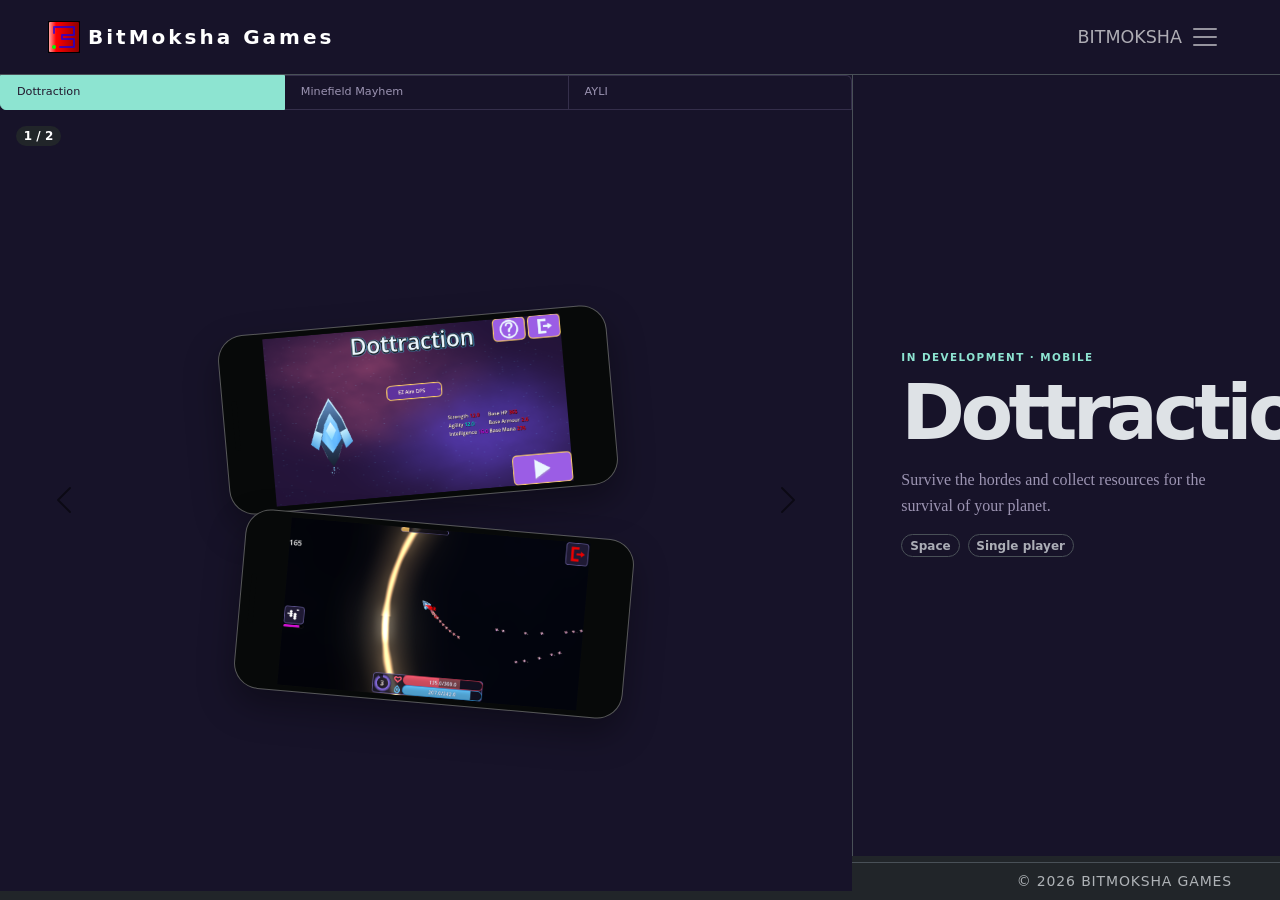
<file: index.html>
<!doctype html>
<html lang="en" data-bs-theme="dark">
<head>
  <meta charset="utf-8">
  <meta name="viewport" content="width=device-width, initial-scale=1">
  <meta name="description" content="An independent game studio creating games for mobile and PC.">
  <title>Independent Game Studio</title>
  <link rel="stylesheet" href="css/styles.css">
  <link rel="stylesheet" href="css/visual-styles.css">
  <link href="3rd_party/bootstrap/bootstrap.min.css" rel="stylesheet">
  <script src="3rd_party/bootstrap/bootstrap.bundle.min.js"></script>
  <script src="js/theme-config.js"></script>
  <script src="js/site-content.js"></script>
  <script src="js/visual-layouts.js"></script>
  <script src="js/visual-renderer.js"></script>
</head>
<body class="min-vh-100 d-flex flex-column">
  <a class="visually-hidden-focusable position-fixed z-3 m-2 btn btn-light" href="#games">Skip to games</a>

  <nav class="navbar navbar-expand border-bottom px-3 px-lg-5 py-3">
    <div class="container-fluid px-0">
      <a class="navbar-brand d-flex align-items-center gap-2" href="#games" data-brand></a>
      <button class="navbar-toggler d-block border-0 shadow-none" type="button" data-bs-toggle="collapse" data-bs-target="#companyInfo" aria-controls="companyInfo" aria-expanded="false" aria-label="Toggle company information">
        <span class="small text-uppercase me-2 d-none d-sm-inline">BitMoksha</span><span class="navbar-toggler-icon"></span>
      </button>
    </div>
  </nav>

  <section class="collapse border-bottom" id="companyInfo">
    <div class="container-fluid px-4 px-lg-5 py-4" data-company-info></div>
  </section>

  <main id="games" class="container-fluid flex-grow-1 d-flex px-0">
    <div class="row g-0 flex-grow-1 w-100">
      <section class="col-lg-8 border-end visual-pane info-pane" aria-label="Game screenshots">
        <!-- <div class="list-group list-group-horizontal rounded-0" role="tablist" aria-label="Choose a game" data-game-tabs></div> -->
        <div class="game-tabs list-group list-group-horizontal rounded-0" role="tablist" aria-label="Choose a game" data-game-tabs></div>
        <div id="screenshots" class="carousel slide h-100" data-bs-interval="false">
          <div class="carousel-inner h-100" data-slides></div>
          <div class="position-absolute top-0 start-0 m-3 badge rounded-pill text-bg-dark"><span data-current>1</span> / <span data-total>1</span></div>
          <button class="carousel-control-prev" type="button" data-bs-target="#screenshots" data-bs-slide="prev"><span class="carousel-control-prev-icon"></span><span class="visually-hidden">Previous screenshot</span></button>
          <button class="carousel-control-next" type="button" data-bs-target="#screenshots" data-bs-slide="next"><span class="carousel-control-next-icon"></span><span class="visually-hidden">Next screenshot</span></button>
        </div>
      </section>

      <section class="col-lg-4 d-flex flex-column info-pane" aria-live="polite">
        <div class="p-4 p-xl-5 my-auto" data-game-info></div>
      </section>
    </div>
  </main>

  <footer class="container-fluid border-top px-3 px-lg-5 py-2 d-flex flex-wrap justify-content-between gap-2 small text-body-secondary">
    <span data-tagline></span><a class="link-secondary" data-email></a><span>&copy; <span data-year></span> <span data-company-name></span></span>
  </footer>

  <script src="js/script.js"></script>
</body>
</html>
</file>
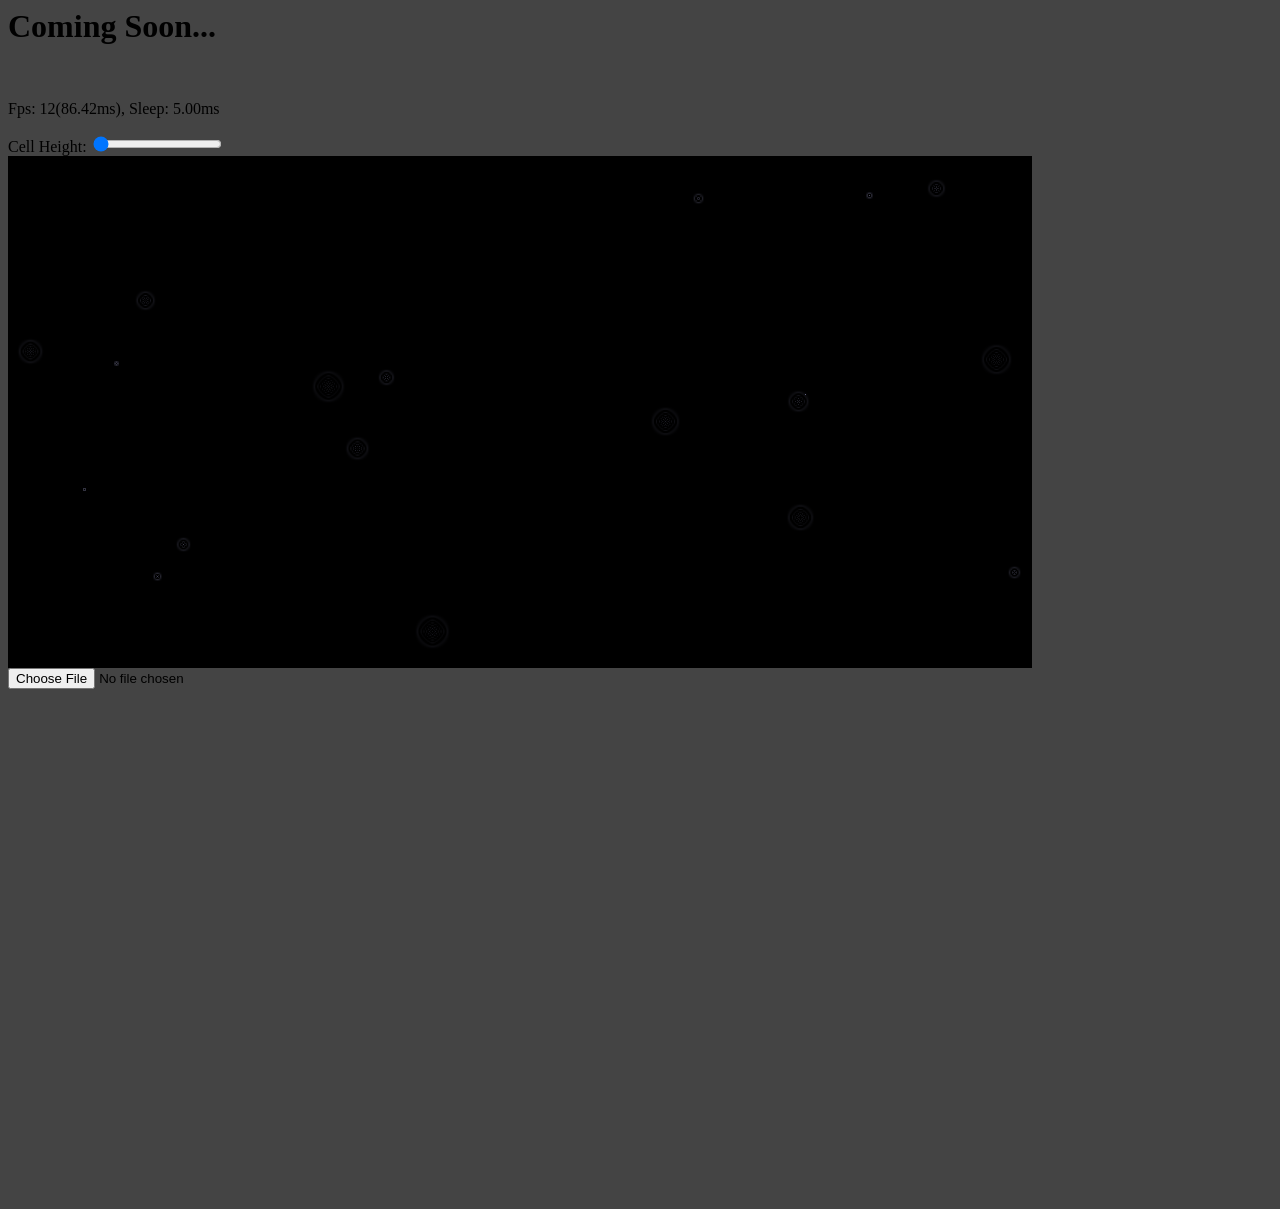
<file: index_v00.html>
<html>
    <head>
        <title>BitMoksha Games</title>
        <script language="javascript">
            var golWorld = []
            var golWorld2 = []
            var canvasW;
            var canvasH;
            var cellW = 1;
            var cellH = 1;
            var w;
            var h;
            var canvas;
            var ctx;
            var mousePos;
            var bbImageData;
            var bbData;
            var targetFps;
            var targetFrameTime;
            var mouseButtonPressed;
            var bgImageData;
            var frameCounter = 0;
            var timeCounter = 0;
            var init_pending = false;
            var newCellSize = 0;
            var dropTimer = 20;
            var lastDropTimeDiff = 0;

            async function toBase64(file) {
                return new Promise((resolve, reject) => {
                    const reader = new FileReader();
                    reader.readAsDataURL(file);
                    reader.onload = () => resolve(reader.result);
                    reader.onerror = error => reject(error);
                });
            }

            async function load_bg() {
                const base64 = await toBase64(file_input.files[0]);
                const src = base64;
                var img = new Image();
                img.onload = function () {
                    var canvas = document.getElementById("jsRipple2");
                    var ctx = canvas.getContext("2d");
                    ctx.drawImage(img, 0, 0);
                    bgImageData = ctx.getImageData(0, 0, canvas.width, canvas.height);
                }
                img.src = src;
            }

            function init() {
                canvas = document.getElementById("jsRipple");
                ctx = canvas.getContext("2d");

                canvasW = canvas.width;
                canvasH = canvas.height;
                w = canvasW / cellW;
                h = canvasH / cellH;
                golWorld = []
                golWorld2 = []
                for(let i = 0; i < w * h; ++i) {
                    golWorld.push(0);
                    golWorld2.push(0);
                }
                
                bbImageData = ctx.createImageData(canvas.width, canvas.height);
                bbData = bbImageData.data;
                targetFps = 30;
                targetFrameTime = 1000 / targetFps;
                mouseButtonPressed = false;
                setTimeout(() => { 
                    updateLoop();
                }, 100);
            }

            function updateLoop() {
                let startTime = new Date();
                update();
                paintCanvas();
                updateWorlds();
                let timeDiff = new Date() - startTime;
                timeCounter += timeDiff;
                frameCounter += 1;
                let sleepTime = targetFrameTime - timeDiff;
                if(sleepTime < 0)
                    sleepTime = 5;
                lastDropTimeDiff += timeDiff + sleepTime;
                if(timeCounter >= 1000) {
                    document.getElementById("fpsDisplay").innerText = "Fps: " 
                        + frameCounter + "(" + (timeCounter / frameCounter).toFixed(2) + "ms), Sleep: " 
                        + sleepTime.toFixed(2) + "ms";
                    frameCounter = 0;
                    timeCounter = 0;
                }
                if(init_pending) {
                    cellW = newCellSize;
                    cellH = newCellSize;
                    init();
                    init_pending = false;
                }
                setTimeout(() => { 
                    updateLoop();
                }, sleepTime);
            }

            function update() {
                let cellCnt = w * h;
                // Random droplets
                if(lastDropTimeDiff >= dropTimer)
                {
                    lastDropTimeDiff = 0;
                    let gridX = Math.floor(Math.random() * w)
                    let gridY = Math.floor(Math.random() * h)
                    golWorld[gridY * w + gridX] = 1;
                }
                let damping_value = 0.995;
                for(let x = 1; x < w - 1; ++x) {
                    for(let y = 1; y < h - 1; ++y) {
                        golWorld2[y * w + x] = (((golWorld[y * w + x - 1] 
                                                + golWorld[y * w + x + 1]
                                                + golWorld[(y + 1) * w + x]
                                                + golWorld[(y - 1) * w + x]
                                                + golWorld[(y - 1) * w + x - 1]
                                                + golWorld[(y - 1) * w + x + 1]
                                                + golWorld[(y + 1) * w + x - 1]
                                                + golWorld[(y + 1) * w + x + 1]
                                                ) / 4) - golWorld2[y * w + x]) * damping_value;
                    }
                }
            }

            function paintCell(x, y, cw, ch, rgba, data) {
                let dx = x * cw;
                let dy = y * ch;
                for(let cx = dx; cx < dx + cw; ++cx) {
                    for(let cy = dy; cy < dy + ch; ++cy) {
                        let idx = (cy * canvasW + cx) * 4;
                        data[idx] = rgba[0];
                        data[idx + 1] = rgba[1];
                        data[idx + 2] = rgba[2];
                        data[idx + 3] = rgba[3];
                    }
                }
            }

            function paintCellOverlay(x, y, cw, ch, val, rgba, data, bgData) {
                let dx = x * cw;
                let dy = y * ch;
                for(let cx = dx; cx < dx + cw; ++cx) {
                    for(let cy = dy; cy < dy + ch; ++cy) {
                        let idx = (cy * canvasW + cx) * 4;
                        data[idx] = (1.0 - val) * rgba[0] + val * bgData[idx];
                        data[idx + 1] = (1.0 - val) * rgba[1] + val * bgData[idx + 1];
                        data[idx + 2] = (1.0 - val) * rgba[2] + val * bgData[idx + 2];
                        data[idx + 3] = (1.0 - val) * rgba[3] + val * bgData[idx + 3];
                    }
                }
            }

            function paintCanvas() {

                if(bgImageData) {
                    let maxColour = [255, 255, 255, 255];
                    for(let x = 0; x < w; ++x) {
                        for(let y = 0; y < h; ++y) {
                            // let val = Math.floor(255 * golWorld[y * w + x]);
                            let val = Math.max(Math.min(1.0 - golWorld[y * w + x], 1.0), 0.25);
                            let idx = (y * w + x) * 4;
                            paintCellOverlay(x, y, cellW, cellH, val, maxColour, bbData, bgImageData.data);
                        }
                    }
                    ctx.putImageData(bbImageData, 0, 0);
                } else {
                    let defaultColour = [0, 0, 0];
                    let maxColour = [200, 200, 255];
                    for(let x = 0; x < w; ++x) {
                        for(let y = 0; y < h; ++y) {
                            // let val = Math.floor(255 * golWorld[y * w + x]);
                            let val = Math.max(Math.min(1.0 - golWorld[y * w + x], 1.0), 0.50);
                            let idx = (y * w + x) * 4;
                            let rgba = [
                                val * defaultColour[0] + (1.0 - val) * maxColour[0], 
                                val * defaultColour[1] + (1.0 - val) * maxColour[1], 
                                val * defaultColour[2] + (1.0 - val) * maxColour[2],  // (255 - (val / 2)) / 2;
                                255
                            ];
                            paintCell(x, y, cellW, cellH, rgba, bbData);
                        }
                    }
                    ctx.putImageData(bbImageData, 0, 0);
                }

            }

            function updateWorlds() {
                let golWorld3 = golWorld2;
                golWorld2 = golWorld;
                golWorld = golWorld3;
            }

            function onMouseMove(e) {
                if(mouseButtonPressed) {
                    mousePos = getMousePos(canvas, e);
                    if(mousePos) {
                        let gridX = Math.floor(mousePos.x / cellW);
                        let gridY = Math.floor(mousePos.y / cellH);
                        golWorld[gridY * w + gridX] = 1;
                    }
                } else {
                    mousePos = null;
                }
            }

            function onMouseDown(e) {
                mouseButtonPressed = true;
                onMouseMove(e);
            }

            function onMouseUp(e) {
                mouseButtonPressed = false;
            }

            function getMousePos(canvas, evt) {
                var rect = canvas.getBoundingClientRect();
                return {
                    x: evt.clientX - rect.left,
                    y: evt.clientY - rect.top
                };
            }

            function updateCellSize() {
                newCellSize = Math.pow(2, parseInt(document.getElementById("slider").value));
                init_pending = true;
            }

        </script>
    </head>
    <body onload="init()" bgcolor="#444444">
        <h1>Coming Soon...</h1><br />
        <p id="fpsDisplay">00</p>
        Cell Height: <input id="slider" type="range" min="0" max="4" step="1"  value="0" onchange="updateCellSize()"><br />
        <canvas id="jsRipple" onmouseout="mousePos = undefined;" onmousemove="onMouseMove(event)" onmousedown="onMouseDown(event)" onmouseup="onMouseUp(event)" width="1024" height="512"></canvas>
        <br /><input type="file" id="file_input" onchange="load_bg()" />
        <canvas id="jsRipple2" width="1024" height="512" style="visibility: hidden;"></canvas>

    </body>
</html>
</file>
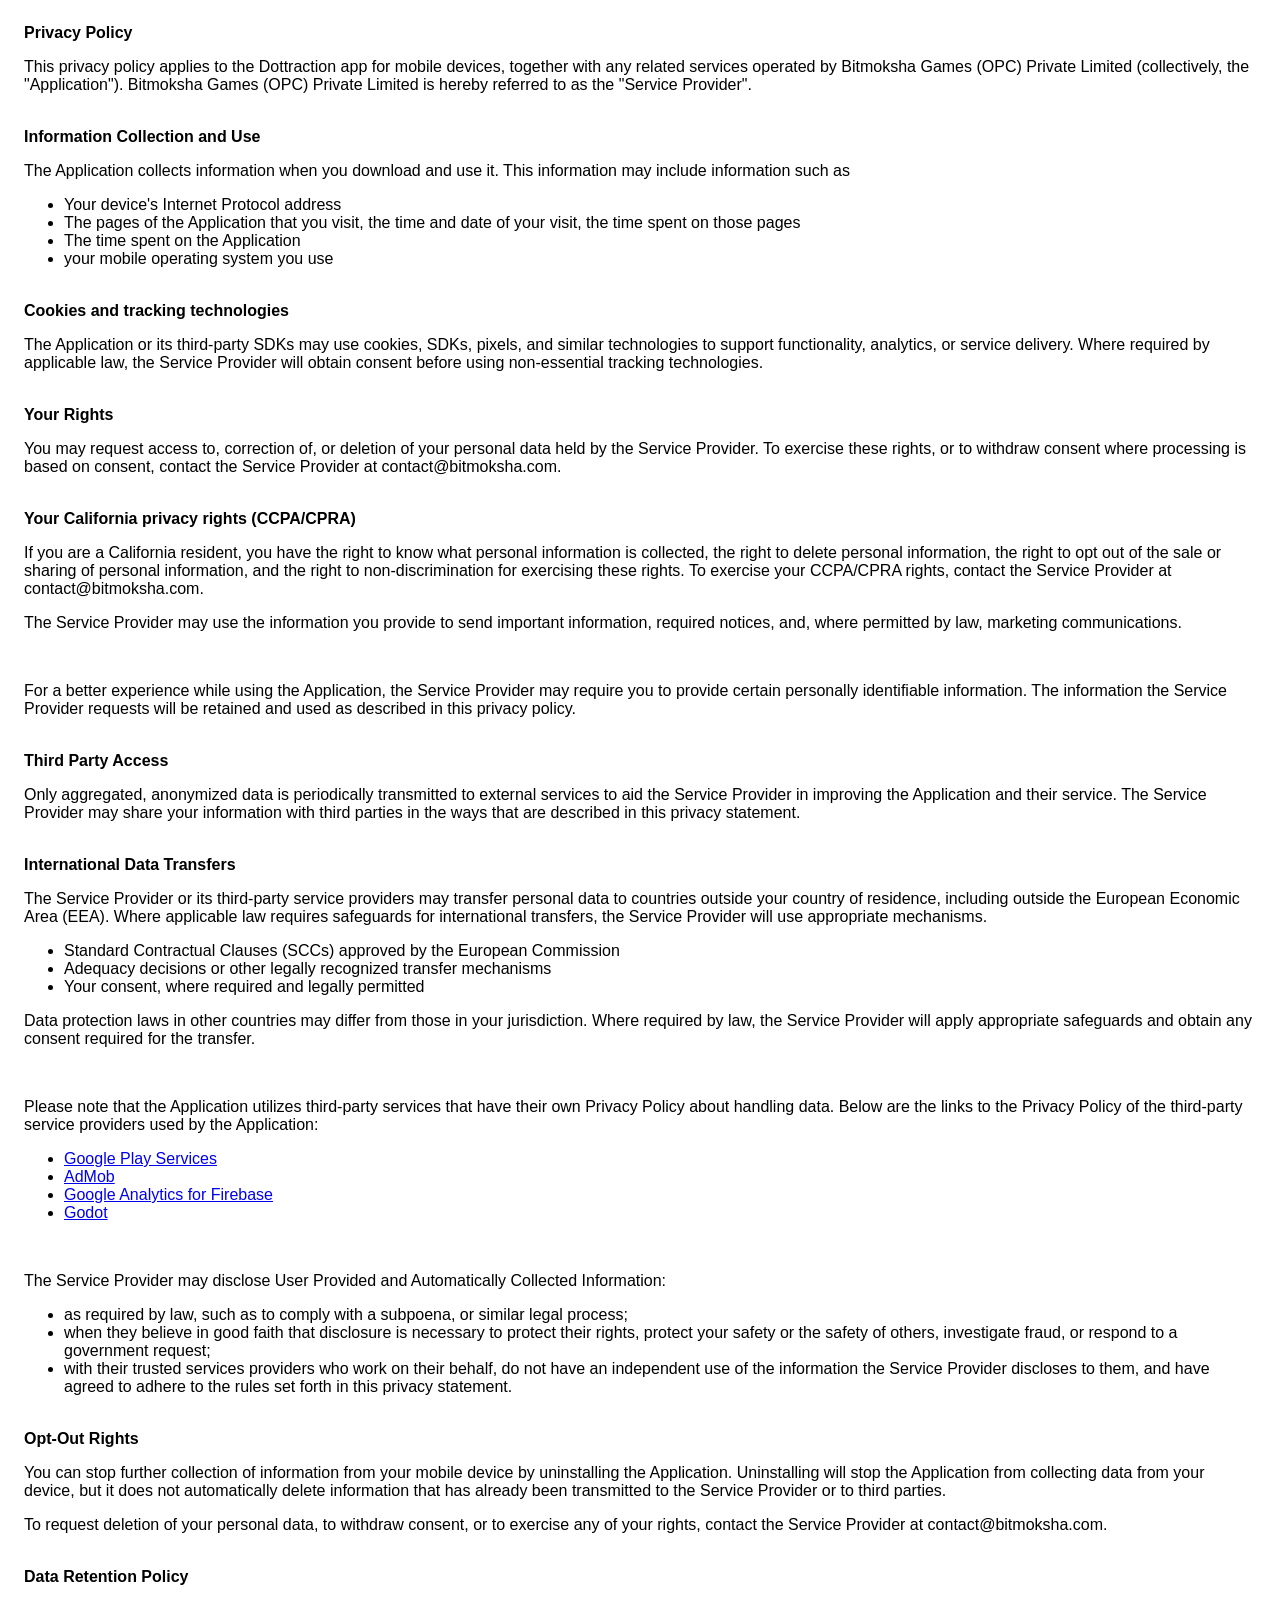
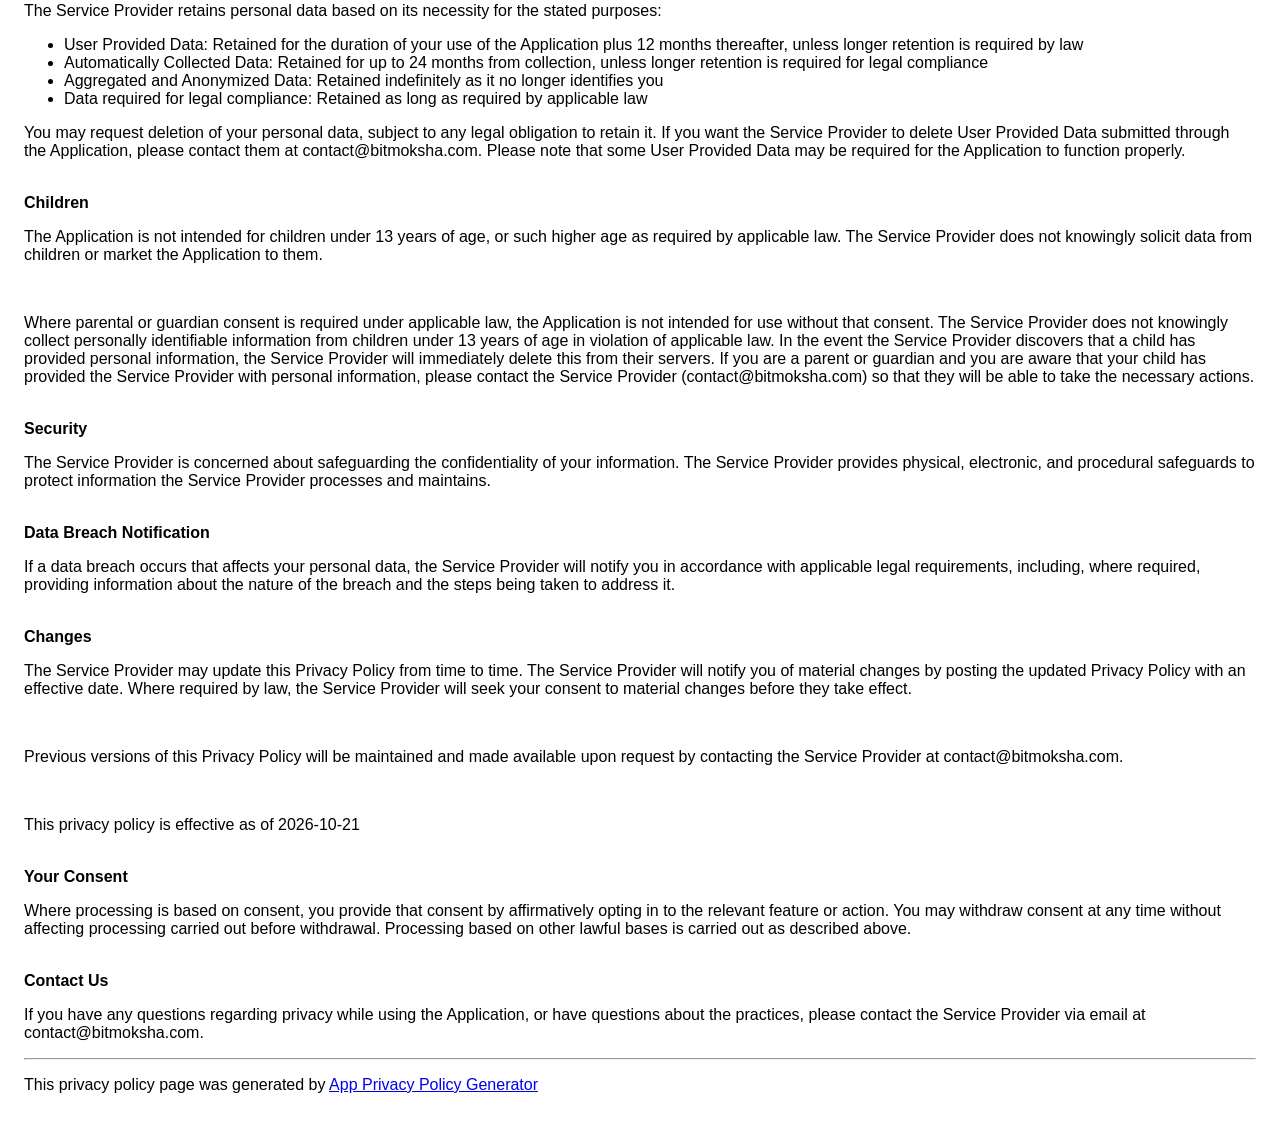
<file: games/dottraction/PrivacyPolicy.html>
<!DOCTYPE html>
    <html>
    <head>
      <meta charset='utf-8'>
      <meta name='viewport' content='width=device-width'>
      <title>Privacy Policy</title>
      <style> body { font-family: 'Helvetica Neue', Helvetica, Arial, sans-serif; padding:1em; } </style>
    </head>
    <body>
    <strong>Privacy Policy</strong><p>This privacy policy applies to the Dottraction app for mobile devices, together with any related services operated by Bitmoksha Games (OPC) Private Limited (collectively, the "Application"). Bitmoksha Games (OPC) Private Limited is hereby referred to as the "Service Provider".</p><br><strong>Information Collection and Use</strong><p>The Application collects information when you download and use it. This information may include information such as</p><ul><li>Your device's Internet Protocol address</li><li>The pages of the Application that you visit, the time and date of your visit, the time spent on those pages</li><li>The time spent on the Application</li><li>your mobile operating system you use</li></ul><p></p><br><strong>Cookies and tracking technologies</strong><p>The Application or its third-party SDKs may use cookies, SDKs, pixels, and similar technologies to support functionality, analytics, or service delivery. Where required by applicable law, the Service Provider will obtain consent before using non-essential tracking technologies.</p><!----><br><strong>Your Rights</strong><p>You may request access to, correction of, or deletion of your personal data held by the Service Provider. To exercise these rights, or to withdraw consent where processing is based on consent, contact the Service Provider at contact@bitmoksha.com.</p><br><strong>Your California privacy rights (CCPA/CPRA)</strong><p>If you are a California resident, you have the right to know what personal information is collected, the right to delete personal information, the right to opt out of the sale or sharing of personal information, and the right to non-discrimination for exercising these rights. To exercise your CCPA/CPRA rights, contact the Service Provider at contact@bitmoksha.com.</p><!----><p>The Service Provider may use the information you provide to send important information, required notices, and, where permitted by law, marketing communications.</p><br><p>For a better experience while using the Application, the Service Provider may require you to provide certain personally identifiable information. The information the Service Provider requests will be retained and used as described in this privacy policy.</p><br><strong>Third Party Access</strong><p>Only aggregated, anonymized data is periodically transmitted to external services to aid the Service Provider in improving the Application and their service. The Service Provider may share your information with third parties in the ways that are described in this privacy statement.</p><br><strong>International Data Transfers</strong><p>The Service Provider or its third-party service providers may transfer personal data to countries outside your country of residence, including outside the European Economic Area (EEA). Where applicable law requires safeguards for international transfers, the Service Provider will use appropriate mechanisms.</p><ul><li>Standard Contractual Clauses (SCCs) approved by the European Commission</li><li>Adequacy decisions or other legally recognized transfer mechanisms</li><li>Your consent, where required and legally permitted</li></ul><p>Data protection laws in other countries may differ from those in your jurisdiction. Where required by law, the Service Provider will apply appropriate safeguards and obtain any consent required for the transfer.</p><div><br><p>Please note that the Application utilizes third-party services that have their own Privacy Policy about handling data. Below are the links to the Privacy Policy of the third-party service providers used by the Application:</p><ul><li><a href="https://www.google.com/policies/privacy/" target="_blank" rel="noopener noreferrer">Google Play Services</a></li><li><a href="https://policies.google.com/technologies/partner-sites" target="_blank" rel="noopener noreferrer">AdMob</a></li><li><a href="https://firebase.google.com/support/privacy" target="_blank" rel="noopener noreferrer">Google Analytics for Firebase</a></li><li><a href="https://godotengine.org/privacy-policy" target="_blank" rel="noopener noreferrer">Godot</a></li></ul></div><br><p>The Service Provider may disclose User Provided and Automatically Collected Information:</p><ul><li>as required by law, such as to comply with a subpoena, or similar legal process;</li><li>when they believe in good faith that disclosure is necessary to protect their rights, protect your safety or the safety of others, investigate fraud, or respond to a government request;</li><li>with their trusted services providers who work on their behalf, do not have an independent use of the information the Service Provider discloses to them, and have agreed to adhere to the rules set forth in this privacy statement.</li></ul><p></p><br><strong>Opt-Out Rights</strong><div><p>You can stop further collection of information from your mobile device by uninstalling the Application. Uninstalling will stop the Application from collecting data from your device, but it does not automatically delete information that has already been transmitted to the Service Provider or to third parties.</p></div><!----><p>To request deletion of your personal data, to withdraw consent, or to exercise any of your rights, contact the Service Provider at contact@bitmoksha.com.</p><br><strong>Data Retention Policy</strong><p>The Service Provider retains personal data based on its necessity for the stated purposes:</p><ul><li>User Provided Data: Retained for the duration of your use of the Application plus 12 months thereafter, unless longer retention is required by law</li><li>Automatically Collected Data: Retained for up to 24 months from collection, unless longer retention is required for legal compliance</li><li>Aggregated and Anonymized Data: Retained indefinitely as it no longer identifies you</li><li>Data required for legal compliance: Retained as long as required by applicable law</li></ul><p>You may request deletion of your personal data, subject to any legal obligation to retain it. If you want the Service Provider to delete User Provided Data submitted through the Application, please contact them at contact@bitmoksha.com. Please note that some User Provided Data may be required for the Application to function properly.</p><!----><br><strong>Children</strong><p>The Application is not intended for children under 13 years of age, or such higher age as required by applicable law. The Service Provider does not knowingly solicit data from children or market the Application to them.</p><div><br><p>Where parental or guardian consent is required under applicable law, the Application is not intended for use without that consent. The Service Provider does not knowingly collect personally identifiable information from children under 13 years of age in violation of applicable law. In the event the Service Provider discovers that a child has provided personal information, the Service Provider will immediately delete this from their servers. If you are a parent or guardian and you are aware that your child has provided the Service Provider with personal information, please contact the Service Provider (contact@bitmoksha.com) so that they will be able to take the necessary actions.</p></div><br><strong>Security</strong><p>The Service Provider is concerned about safeguarding the confidentiality of your information. The Service Provider provides physical, electronic, and procedural safeguards to protect information the Service Provider processes and maintains.</p><br><strong>Data Breach Notification</strong><p>If a data breach occurs that affects your personal data, the Service Provider will notify you in accordance with applicable legal requirements, including, where required, providing information about the nature of the breach and the steps being taken to address it.</p><br><strong>Changes</strong><p>The Service Provider may update this Privacy Policy from time to time. The Service Provider will notify you of material changes by posting the updated Privacy Policy with an effective date. Where required by law, the Service Provider will seek your consent to material changes before they take effect.</p><br><p>Previous versions of this Privacy Policy will be maintained and made available upon request by contacting the Service Provider at contact@bitmoksha.com.</p><br><p>This privacy policy is effective as of 2026-10-21</p><br><strong>Your Consent</strong><p>Where processing is based on consent, you provide that consent by affirmatively opting in to the relevant feature or action. You may withdraw consent at any time without affecting processing carried out before withdrawal. Processing based on other lawful bases is carried out as described above.</p><br><strong>Contact Us</strong><p>If you have any questions regarding privacy while using the Application, or have questions about the practices, please contact the Service Provider via email at contact@bitmoksha.com.</p><hr><p><span>This privacy policy page was generated by </span><a href="https://app-privacy-policy-generator.nisrulz.com/" target="_blank" rel="noopener noreferrer">App Privacy Policy Generator </a></p>
    </body>
    </html>
</file>
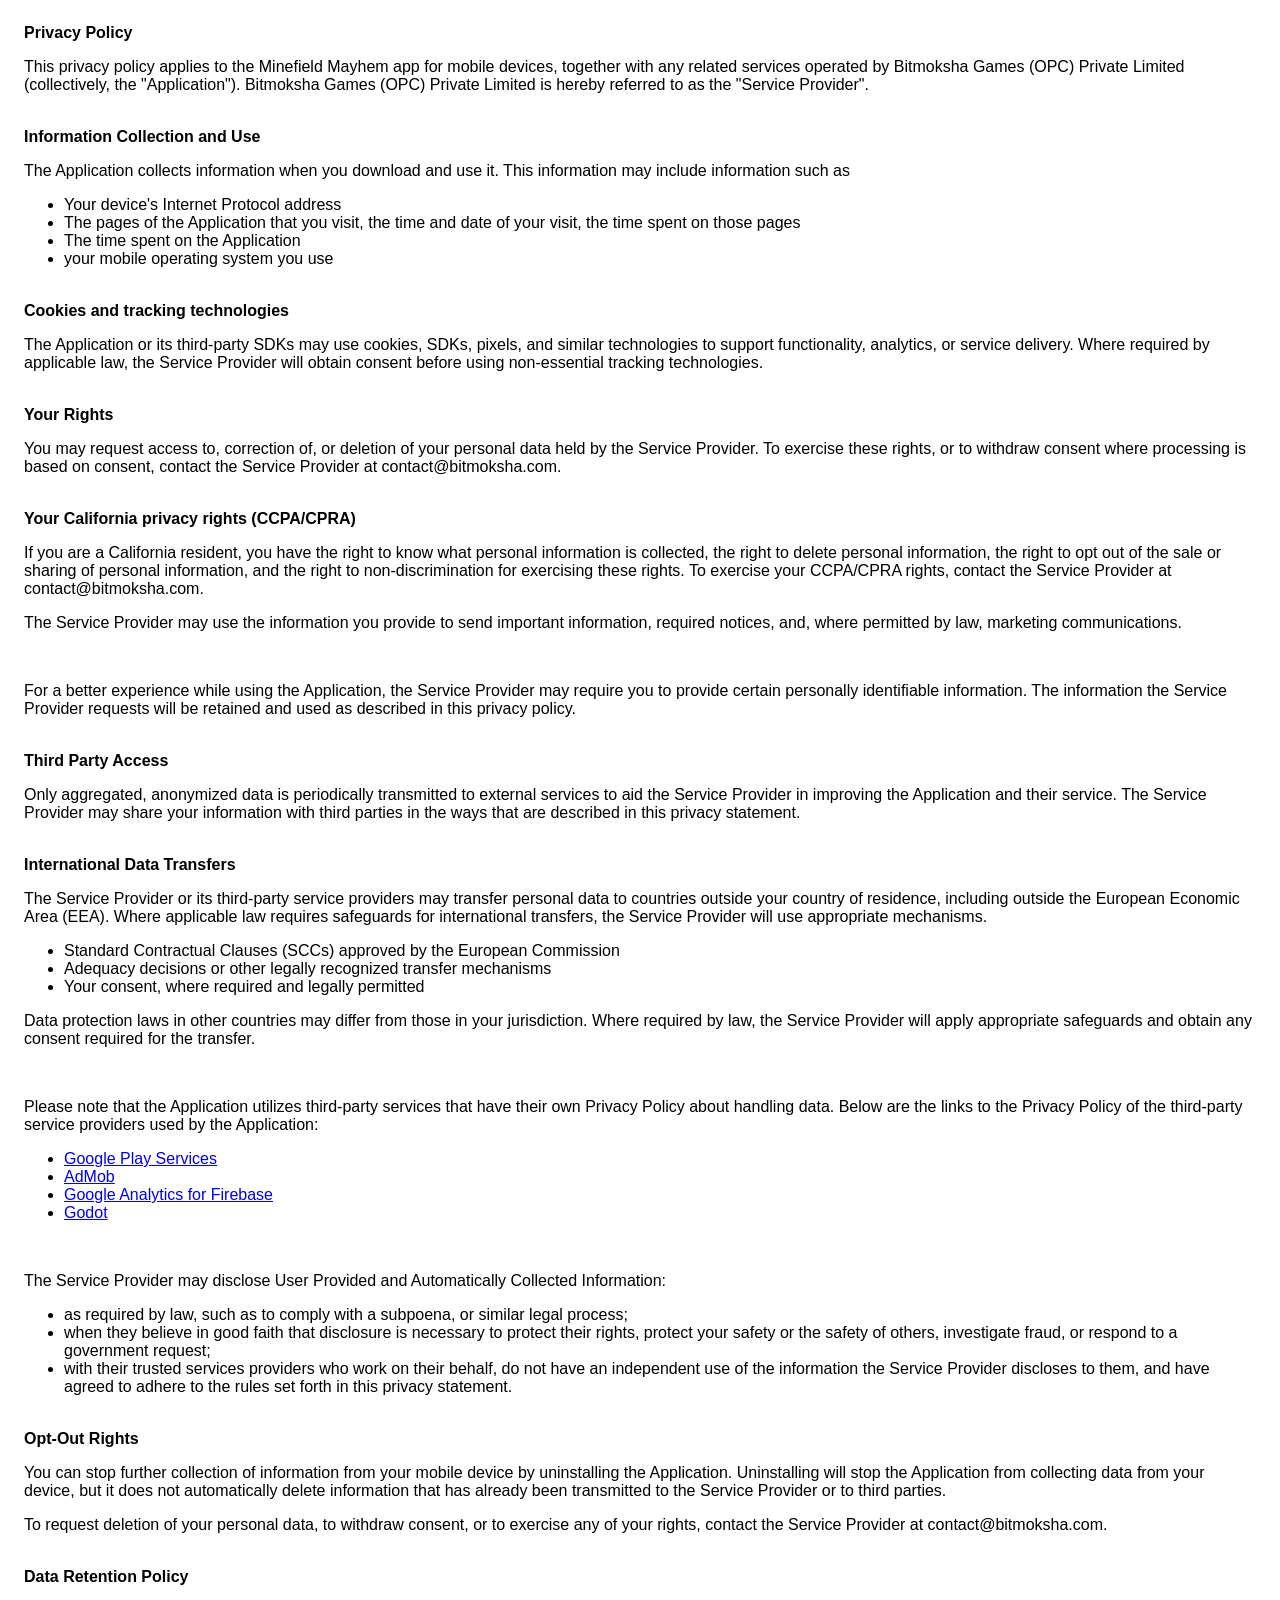
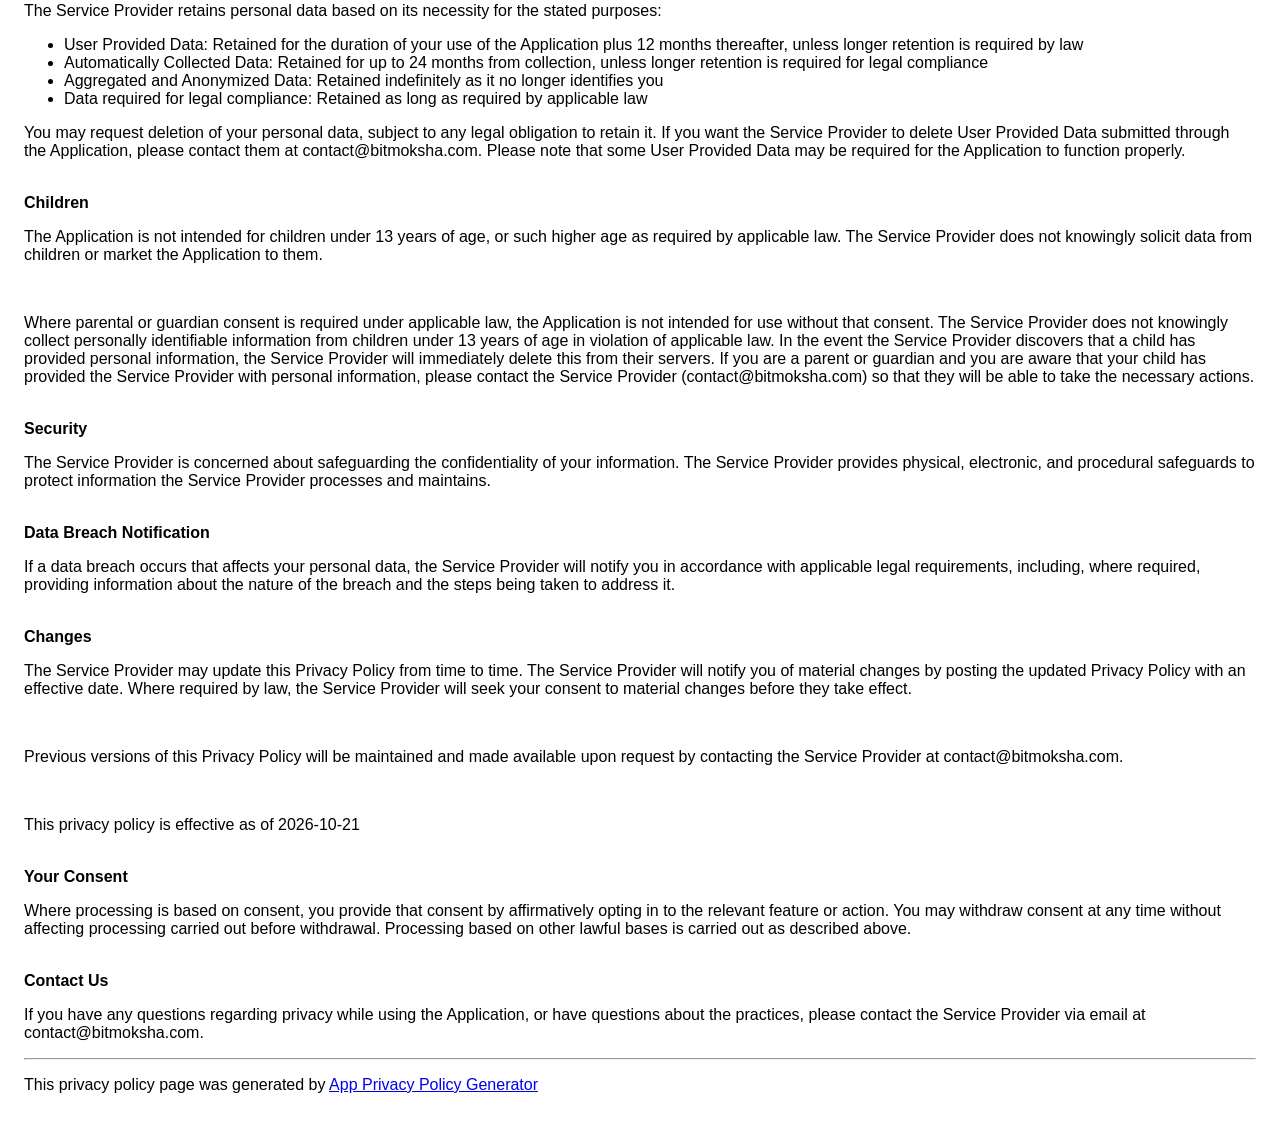
<file: games/minefieldmayhem/PrivacyPolicy.html>
<!DOCTYPE html>
    <html>
    <head>
      <meta charset='utf-8'>
      <meta name='viewport' content='width=device-width'>
      <title>Privacy Policy</title>
      <style> body { font-family: 'Helvetica Neue', Helvetica, Arial, sans-serif; padding:1em; } </style>
    </head>
    <body>
    <strong>Privacy Policy</strong><p>This privacy policy applies to the Minefield Mayhem app for mobile devices, together with any related services operated by Bitmoksha Games (OPC) Private Limited (collectively, the "Application"). Bitmoksha Games (OPC) Private Limited is hereby referred to as the "Service Provider".</p><br><strong>Information Collection and Use</strong><p>The Application collects information when you download and use it. This information may include information such as</p><ul><li>Your device's Internet Protocol address</li><li>The pages of the Application that you visit, the time and date of your visit, the time spent on those pages</li><li>The time spent on the Application</li><li>your mobile operating system you use</li></ul><p></p><br><strong>Cookies and tracking technologies</strong><p>The Application or its third-party SDKs may use cookies, SDKs, pixels, and similar technologies to support functionality, analytics, or service delivery. Where required by applicable law, the Service Provider will obtain consent before using non-essential tracking technologies.</p><!----><br><strong>Your Rights</strong><p>You may request access to, correction of, or deletion of your personal data held by the Service Provider. To exercise these rights, or to withdraw consent where processing is based on consent, contact the Service Provider at contact@bitmoksha.com.</p><br><strong>Your California privacy rights (CCPA/CPRA)</strong><p>If you are a California resident, you have the right to know what personal information is collected, the right to delete personal information, the right to opt out of the sale or sharing of personal information, and the right to non-discrimination for exercising these rights. To exercise your CCPA/CPRA rights, contact the Service Provider at contact@bitmoksha.com.</p><!----><p>The Service Provider may use the information you provide to send important information, required notices, and, where permitted by law, marketing communications.</p><br><p>For a better experience while using the Application, the Service Provider may require you to provide certain personally identifiable information. The information the Service Provider requests will be retained and used as described in this privacy policy.</p><br><strong>Third Party Access</strong><p>Only aggregated, anonymized data is periodically transmitted to external services to aid the Service Provider in improving the Application and their service. The Service Provider may share your information with third parties in the ways that are described in this privacy statement.</p><br><strong>International Data Transfers</strong><p>The Service Provider or its third-party service providers may transfer personal data to countries outside your country of residence, including outside the European Economic Area (EEA). Where applicable law requires safeguards for international transfers, the Service Provider will use appropriate mechanisms.</p><ul><li>Standard Contractual Clauses (SCCs) approved by the European Commission</li><li>Adequacy decisions or other legally recognized transfer mechanisms</li><li>Your consent, where required and legally permitted</li></ul><p>Data protection laws in other countries may differ from those in your jurisdiction. Where required by law, the Service Provider will apply appropriate safeguards and obtain any consent required for the transfer.</p><div><br><p>Please note that the Application utilizes third-party services that have their own Privacy Policy about handling data. Below are the links to the Privacy Policy of the third-party service providers used by the Application:</p><ul><li><a href="https://www.google.com/policies/privacy/" target="_blank" rel="noopener noreferrer">Google Play Services</a></li><li><a href="https://policies.google.com/technologies/partner-sites" target="_blank" rel="noopener noreferrer">AdMob</a></li><li><a href="https://firebase.google.com/support/privacy" target="_blank" rel="noopener noreferrer">Google Analytics for Firebase</a></li><li><a href="https://godotengine.org/privacy-policy" target="_blank" rel="noopener noreferrer">Godot</a></li></ul></div><br><p>The Service Provider may disclose User Provided and Automatically Collected Information:</p><ul><li>as required by law, such as to comply with a subpoena, or similar legal process;</li><li>when they believe in good faith that disclosure is necessary to protect their rights, protect your safety or the safety of others, investigate fraud, or respond to a government request;</li><li>with their trusted services providers who work on their behalf, do not have an independent use of the information the Service Provider discloses to them, and have agreed to adhere to the rules set forth in this privacy statement.</li></ul><p></p><br><strong>Opt-Out Rights</strong><div><p>You can stop further collection of information from your mobile device by uninstalling the Application. Uninstalling will stop the Application from collecting data from your device, but it does not automatically delete information that has already been transmitted to the Service Provider or to third parties.</p></div><!----><p>To request deletion of your personal data, to withdraw consent, or to exercise any of your rights, contact the Service Provider at contact@bitmoksha.com.</p><br><strong>Data Retention Policy</strong><p>The Service Provider retains personal data based on its necessity for the stated purposes:</p><ul><li>User Provided Data: Retained for the duration of your use of the Application plus 12 months thereafter, unless longer retention is required by law</li><li>Automatically Collected Data: Retained for up to 24 months from collection, unless longer retention is required for legal compliance</li><li>Aggregated and Anonymized Data: Retained indefinitely as it no longer identifies you</li><li>Data required for legal compliance: Retained as long as required by applicable law</li></ul><p>You may request deletion of your personal data, subject to any legal obligation to retain it. If you want the Service Provider to delete User Provided Data submitted through the Application, please contact them at contact@bitmoksha.com. Please note that some User Provided Data may be required for the Application to function properly.</p><!----><br><strong>Children</strong><p>The Application is not intended for children under 13 years of age, or such higher age as required by applicable law. The Service Provider does not knowingly solicit data from children or market the Application to them.</p><div><br><p>Where parental or guardian consent is required under applicable law, the Application is not intended for use without that consent. The Service Provider does not knowingly collect personally identifiable information from children under 13 years of age in violation of applicable law. In the event the Service Provider discovers that a child has provided personal information, the Service Provider will immediately delete this from their servers. If you are a parent or guardian and you are aware that your child has provided the Service Provider with personal information, please contact the Service Provider (contact@bitmoksha.com) so that they will be able to take the necessary actions.</p></div><br><strong>Security</strong><p>The Service Provider is concerned about safeguarding the confidentiality of your information. The Service Provider provides physical, electronic, and procedural safeguards to protect information the Service Provider processes and maintains.</p><br><strong>Data Breach Notification</strong><p>If a data breach occurs that affects your personal data, the Service Provider will notify you in accordance with applicable legal requirements, including, where required, providing information about the nature of the breach and the steps being taken to address it.</p><br><strong>Changes</strong><p>The Service Provider may update this Privacy Policy from time to time. The Service Provider will notify you of material changes by posting the updated Privacy Policy with an effective date. Where required by law, the Service Provider will seek your consent to material changes before they take effect.</p><br><p>Previous versions of this Privacy Policy will be maintained and made available upon request by contacting the Service Provider at contact@bitmoksha.com.</p><br><p>This privacy policy is effective as of 2026-10-21</p><br><strong>Your Consent</strong><p>Where processing is based on consent, you provide that consent by affirmatively opting in to the relevant feature or action. You may withdraw consent at any time without affecting processing carried out before withdrawal. Processing based on other lawful bases is carried out as described above.</p><br><strong>Contact Us</strong><p>If you have any questions regarding privacy while using the Application, or have questions about the practices, please contact the Service Provider via email at contact@bitmoksha.com.</p><hr><p><span>This privacy policy page was generated by </span><a href="https://app-privacy-policy-generator.nisrulz.com/" target="_blank" rel="noopener noreferrer">App Privacy Policy Generator </a></p>
    </body>
    </html>
</file>
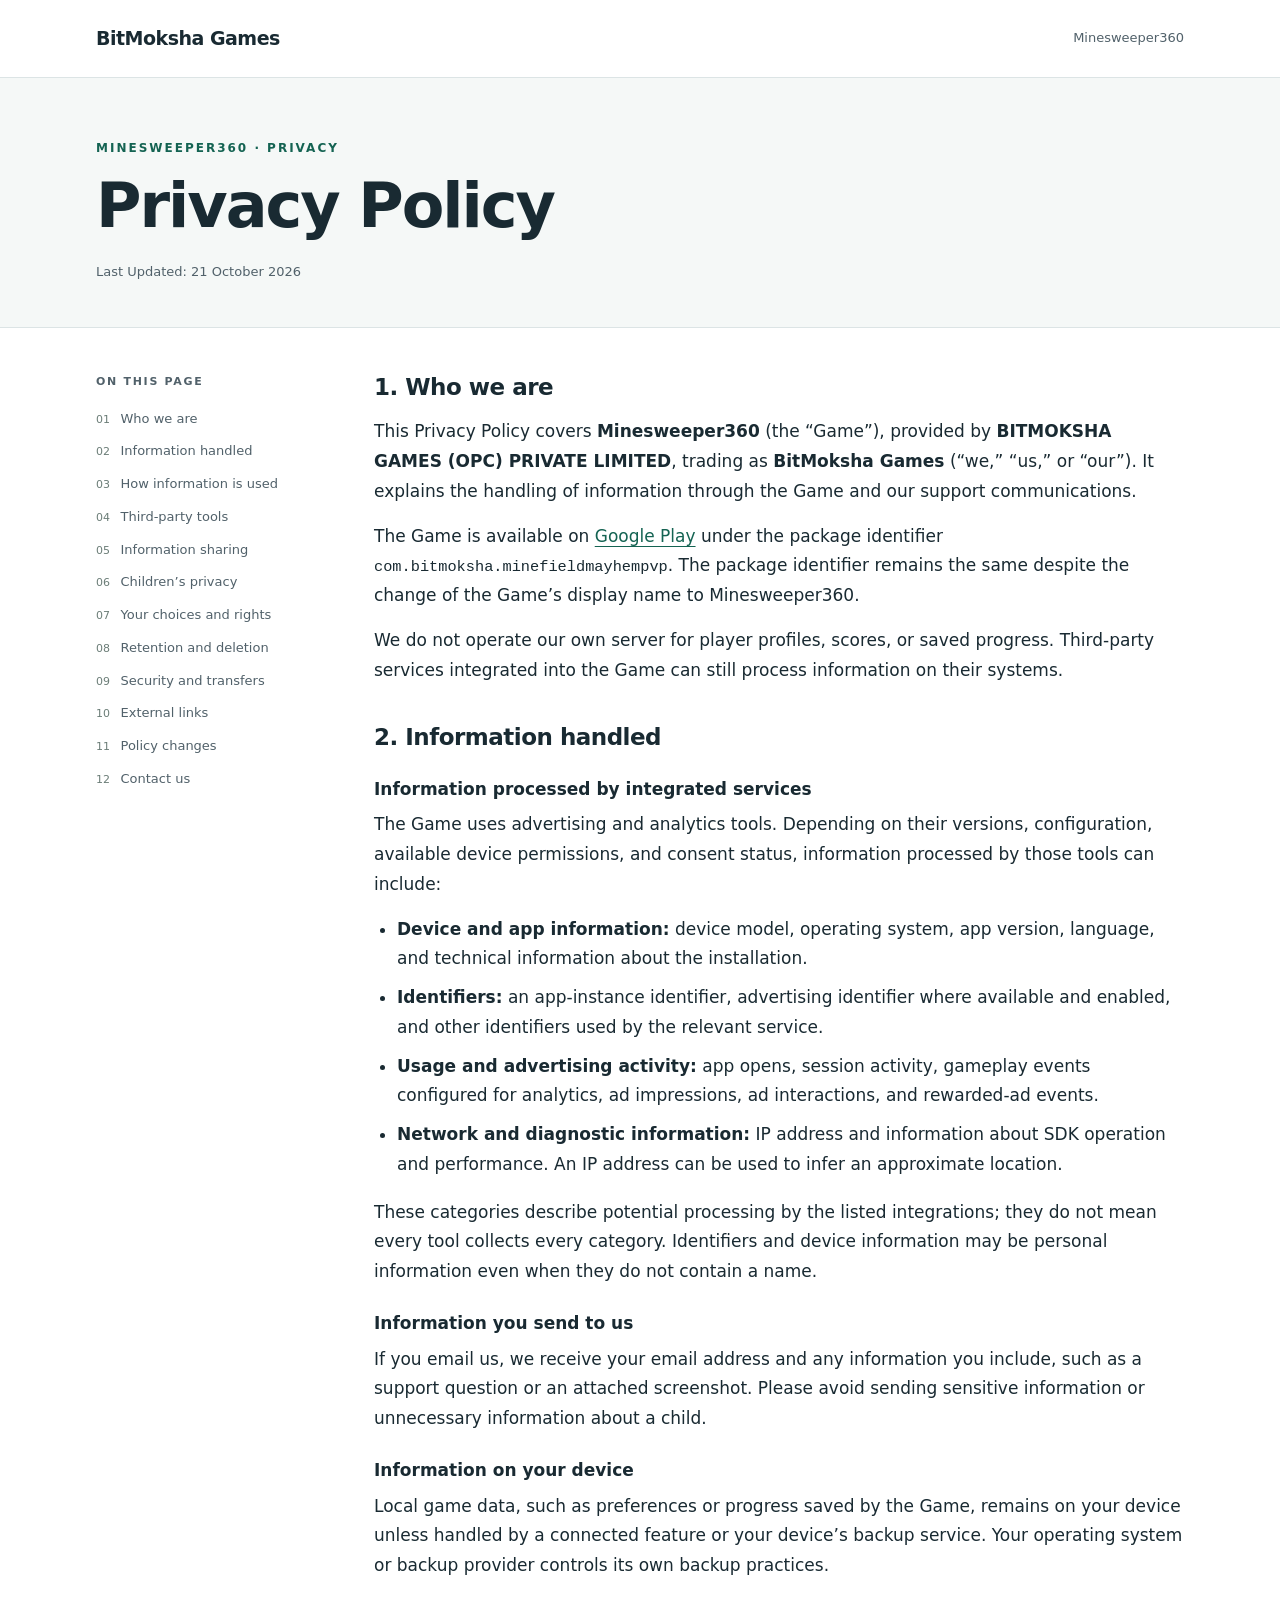
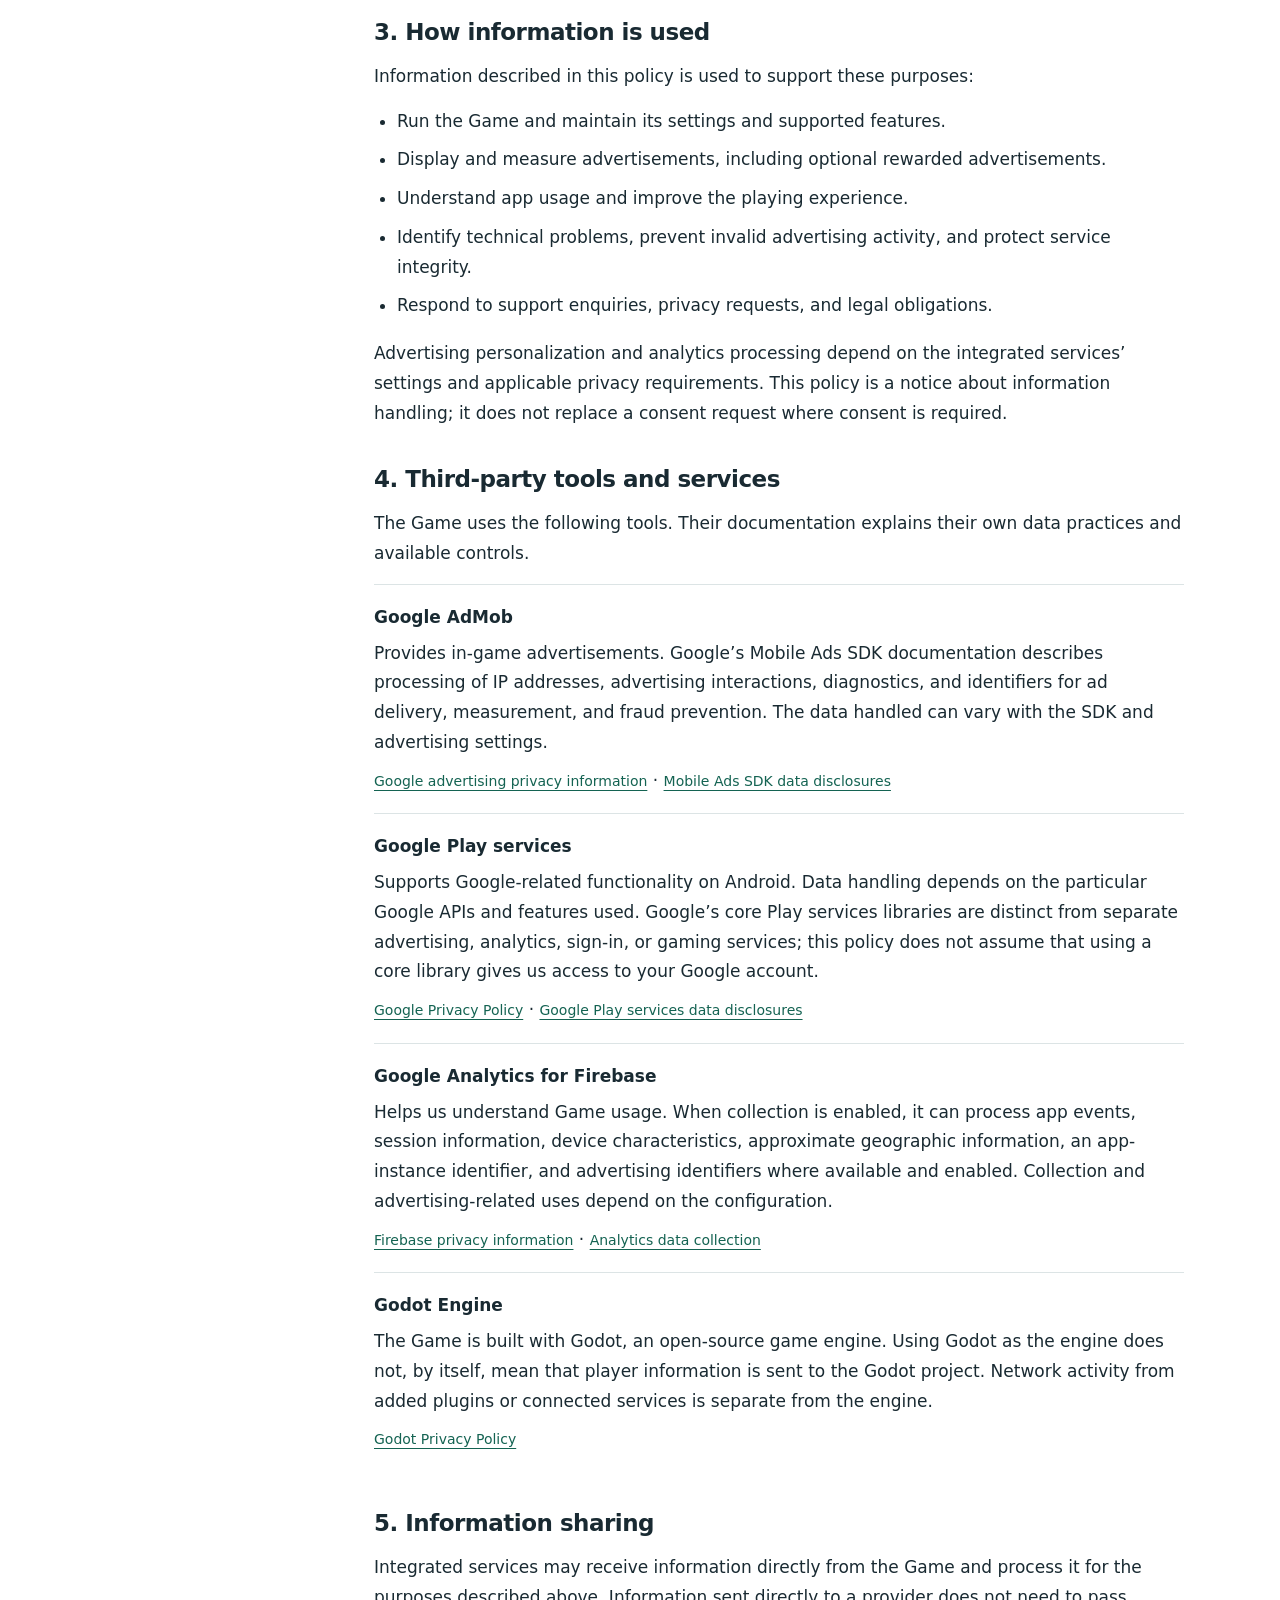
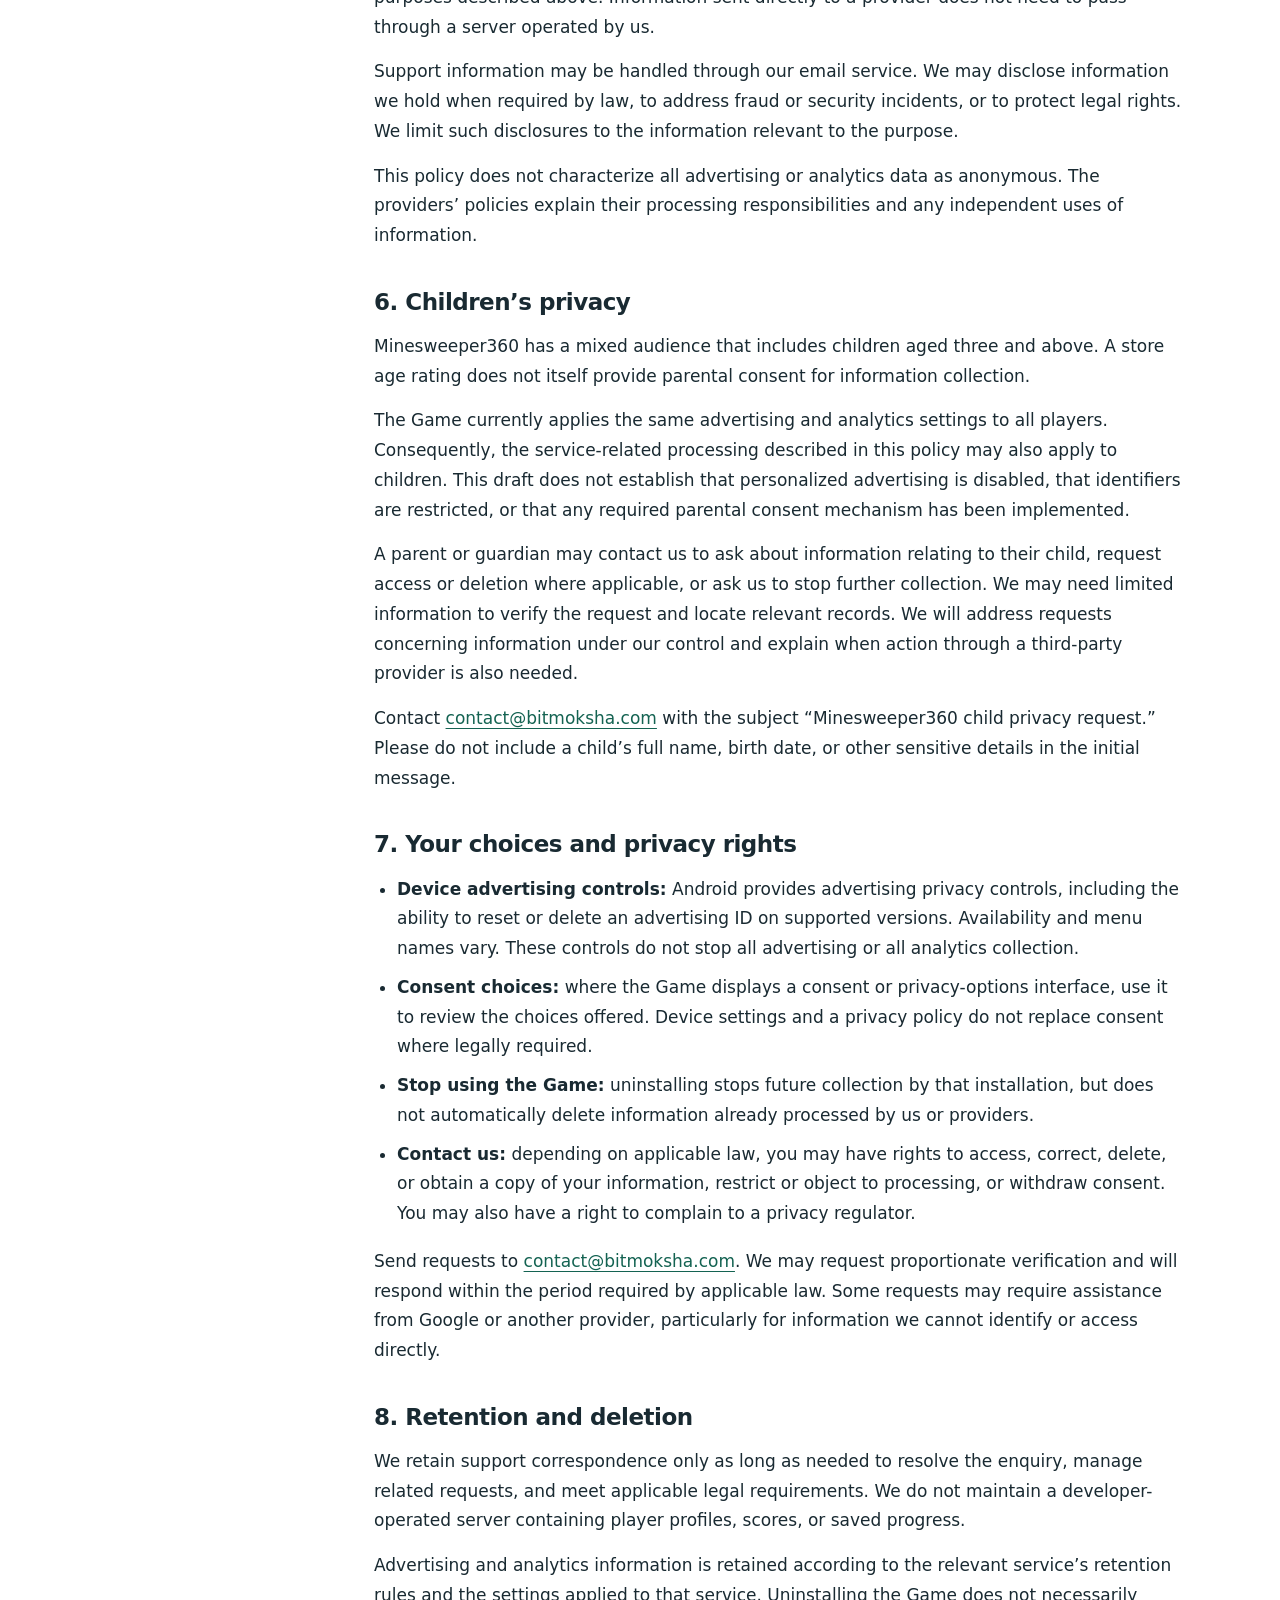
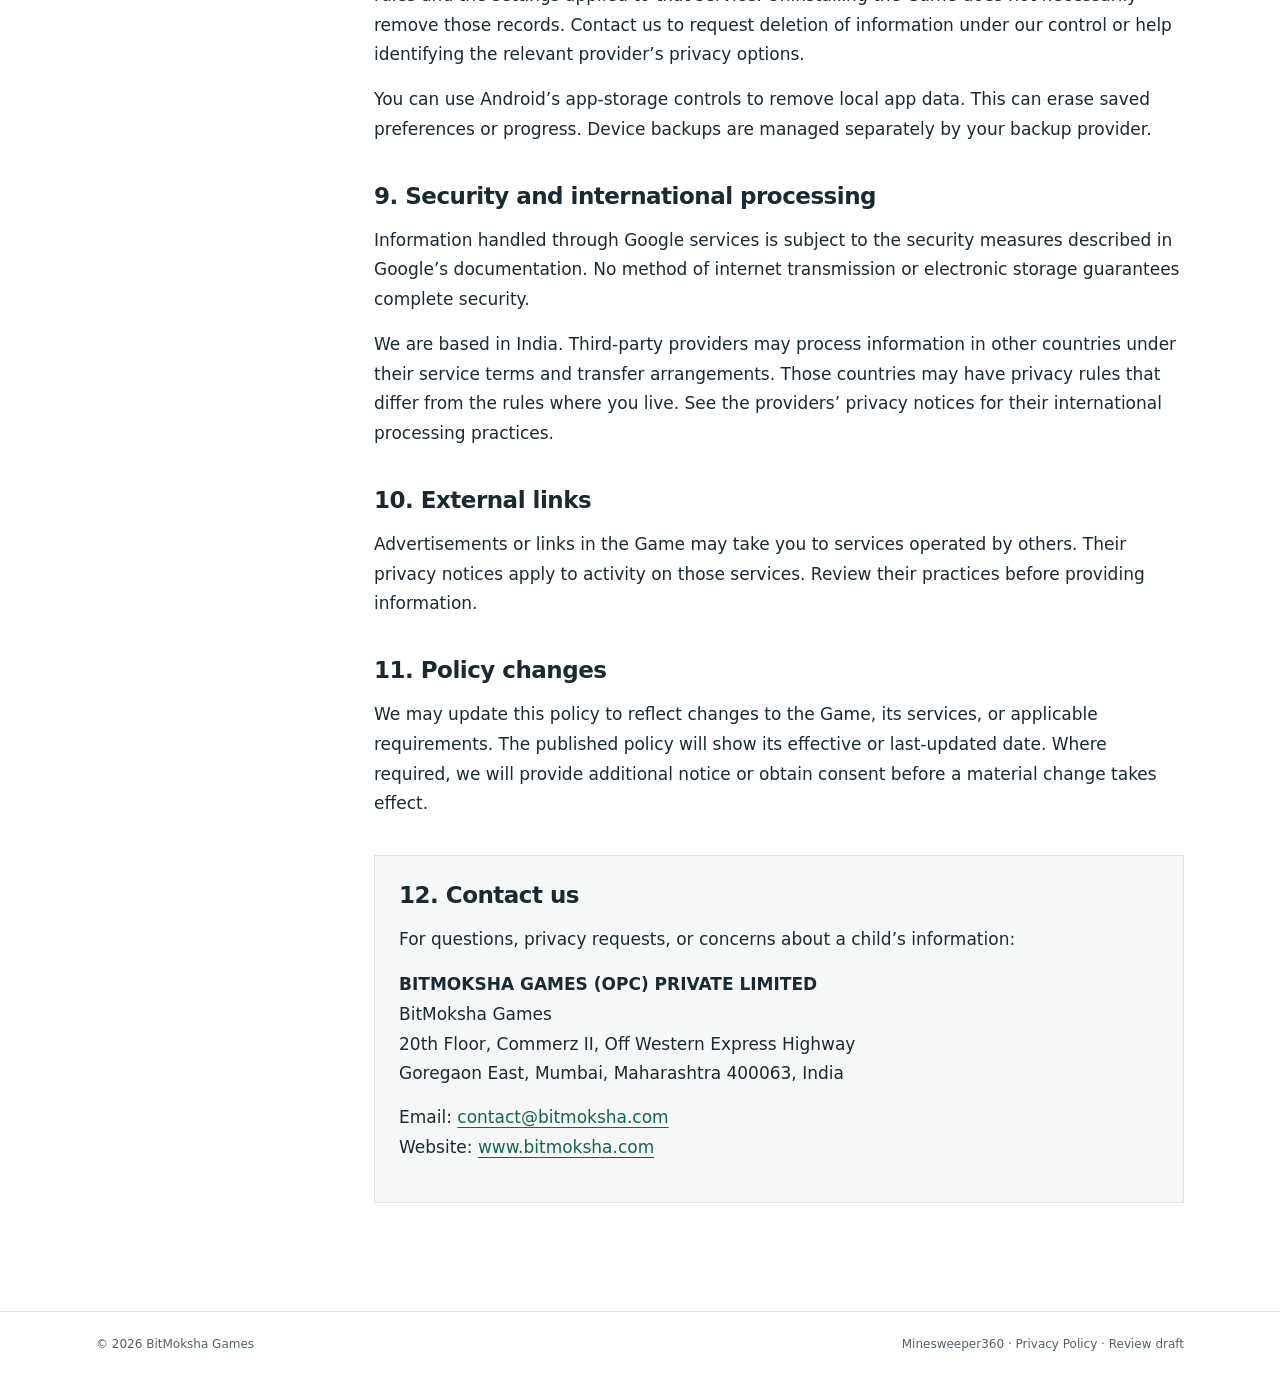
<file: games/minefieldmayhem/PrivacyPolicy_draft1.html>
<!doctype html>
<html lang="en">
<head>
  <meta charset="utf-8">
  <meta name="viewport" content="width=device-width, initial-scale=1">
  <meta name="description" content="Privacy information for Minesweeper360, a game by BitMoksha Games: information handling, advertising, analytics, and your choices.">
  <meta name="robots" content="noindex, nofollow">
  <meta name="referrer" content="no-referrer">
  <title>Minesweeper360 — Privacy Policy | BitMoksha Games</title>
  <style>
    :root { color-scheme: light; --ink:#192a32; --muted:#51616a; --line:#dce4e5; --accent:#146352; --paper:#fff; --wash:#f5f8f7; }
    * { box-sizing:border-box; }
    html { scroll-padding-top:24px; }
    body { margin:0; background:var(--paper); color:var(--ink); font:17px/1.75 system-ui,-apple-system,BlinkMacSystemFont,"Segoe UI",sans-serif; }
    a { color:var(--accent); text-underline-offset:4px; overflow-wrap:anywhere; }
    code { overflow-wrap:anywhere; font-size:.9em; }
    a:hover { text-decoration-thickness:2px; }
    a:focus-visible { outline:3px solid var(--accent); outline-offset:5px; border-radius:2px; }
    .skip { position:absolute; left:20px; top:-100px; padding:8px 14px; background:white; z-index:5; }
    .skip:focus { top:12px; }
    .bar { border-bottom:1px solid var(--line); }
    .bar-inner { max-width:1160px; margin:auto; padding:22px 36px; display:flex; align-items:center; justify-content:space-between; gap:24px; }
    .brand { color:var(--ink); font-size:19px; font-weight:750; text-decoration:none; letter-spacing:-.5px; }
    .bar-note { color:var(--muted); font-size:13px; }
    .hero { background:var(--wash); border-bottom:1px solid var(--line); }
    .hero-inner { max-width:1160px; margin:auto; padding:60px 36px 44px; }
    .eyebrow { margin:0 0 12px; color:var(--accent); font-size:12px; font-weight:750; text-transform:uppercase; letter-spacing:2px; }
    h1 { font-size:clamp(38px,6vw,62px); line-height:1.12; letter-spacing:-2px; margin:0 0 20px; font-weight:720; }
    .intro { max-width:730px; margin:0 0 20px; color:var(--muted); font-size:19px; line-height:1.6; }
    .date { font-size:13px; color:var(--muted); margin:0; }
    .review { max-width:830px; margin:24px 0 0; border-left:3px solid #986120; background:#fff7e9; padding:14px 18px; color:#65451c; font-size:14px; line-height:1.65; }
    .layout { max-width:1160px; margin:0 auto; padding:44px 36px 72px; display:grid; grid-template-columns:220px minmax(0,1fr); gap:58px; }
    nav { font-size:13px; align-self:start; position:sticky; top:24px; }
    nav p { font-size:11px; color:var(--muted); text-transform:uppercase; letter-spacing:1.7px; font-weight:700; margin:0 0 16px; }
    nav ol { list-style:none; margin:0; padding:0; counter-reset:contents; }
    nav li { margin:0 0 10px; counter-increment:contents; }
    nav a { color:var(--muted); text-decoration:none; display:block; }
    nav a::before { content:counter(contents,decimal-leading-zero) "  "; color:#6b7d77; font-size:11px; margin-right:7px; }
    nav a:hover { color:var(--accent); text-decoration:underline; }
    article { min-width:0; }
    section { margin:0 0 36px; }
    h2 { font-size:23px; line-height:1.35; letter-spacing:-.5px; margin:0 0 14px; }
    h3 { font-size:17px; margin:22px 0 6px; }
    p { margin:0 0 15px; }
    ul { padding-left:23px; margin:10px 0 18px; }
    li { margin-bottom:9px; }
    .services { padding:0; list-style:none; }
    .services li { border-top:1px solid var(--line); padding:18px 0; margin:0; }
    .services h3 { margin:0 0 6px; }
    .services p { margin:0 0 8px; }
    .services a { font-size:14px; }
    .contact { padding:24px; background:var(--wash); border:1px solid var(--line); }
    address { font-style:normal; margin:0 0 14px; }
    footer { border-top:1px solid var(--line); padding:22px 36px; color:var(--muted); font-size:12px; }
    .footer-inner { max-width:1088px; margin:auto; display:flex; justify-content:space-between; gap:16px; flex-wrap:wrap; }
    @media(max-width:800px) { .layout { grid-template-columns:1fr; gap:32px; } nav { position:static; padding-bottom:24px; border-bottom:1px solid var(--line); } nav ol { columns:2; column-gap:25px; } nav li { break-inside:avoid; } }
    @media(max-width:480px) { body { font-size:16px; } .bar-inner { padding:18px 22px; } .bar-note { font-size:11px; } .hero-inner { padding:40px 22px 32px; } .intro { font-size:17px; } .layout { padding:30px 22px 45px; } nav ol { columns:1; } h1 { letter-spacing:-1.3px; } .contact { padding:18px; } footer { padding:20px 22px; } }
    @media print { body { font-size:11pt; color:#000; } .bar,nav,footer,.skip { display:none; } .hero { background:none; } .hero-inner { padding:0 0 20px; } h1 { font-size:30pt; } .layout { display:block; padding:24px 0 0; } .contact { background:none; } h2,h3 { break-after:avoid; } a { color:#000; } }
  </style>
</head>
<body>
  <a class="skip" href="#policy">Skip to privacy policy</a>
  <header class="bar">
    <div class="bar-inner">
      <a class="brand" href="https://www.bitmoksha.com/">BitMoksha Games</a>
      <span class="bar-note">Minesweeper360</span>
    </div>
  </header>
  <div class="hero">
    <div class="hero-inner">
      <p class="eyebrow">Minesweeper360 · Privacy</p>
      <h1>Privacy Policy</h1>
      <p class="date">Last Updated: <time datetime="2026-10-21">21 October 2026</time></p>
    </div>
  </div>
  <main class="layout" id="policy">
    <nav aria-label="Policy contents">
      <p>On this page</p>
      <ol>
        <li><a href="#about">Who we are</a></li>
        <li><a href="#information">Information handled</a></li>
        <li><a href="#purposes">How information is used</a></li>
        <li><a href="#services">Third-party tools</a></li>
        <li><a href="#sharing">Information sharing</a></li>
        <li><a href="#children">Children’s privacy</a></li>
        <li><a href="#choices">Your choices and rights</a></li>
        <li><a href="#retention">Retention and deletion</a></li>
        <li><a href="#security">Security and transfers</a></li>
        <li><a href="#links">External links</a></li>
        <li><a href="#updates">Policy changes</a></li>
        <li><a href="#contact">Contact us</a></li>
      </ol>
    </nav>
    <article aria-label="Minesweeper360 privacy policy">
      <section id="about">
        <h2>1. Who we are</h2>
        <p>This Privacy Policy covers <strong>Minesweeper360</strong> (the “Game”), provided by <strong>BITMOKSHA GAMES (OPC) PRIVATE LIMITED</strong>, trading as <strong>BitMoksha Games</strong> (“we,” “us,” or “our”). It explains the handling of information through the Game and our support communications.</p>
        <p>The Game is available on <a href="https://play.google.com/store/apps/details?id=com.bitmoksha.minefieldmayhempvp">Google Play</a> under the package identifier <code>com.bitmoksha.minefieldmayhempvp</code>. The package identifier remains the same despite the change of the Game’s display name to Minesweeper360.</p>
        <p>We do not operate our own server for player profiles, scores, or saved progress. Third-party services integrated into the Game can still process information on their systems.</p>
      </section>
      <section id="information">
        <h2>2. Information handled</h2>
        <h3>Information processed by integrated services</h3>
        <p>The Game uses advertising and analytics tools. Depending on their versions, configuration, available device permissions, and consent status, information processed by those tools can include:</p>
        <ul>
          <li><strong>Device and app information:</strong> device model, operating system, app version, language, and technical information about the installation.</li>
          <li><strong>Identifiers:</strong> an app-instance identifier, advertising identifier where available and enabled, and other identifiers used by the relevant service.</li>
          <li><strong>Usage and advertising activity:</strong> app opens, session activity, gameplay events configured for analytics, ad impressions, ad interactions, and rewarded-ad events.</li>
          <li><strong>Network and diagnostic information:</strong> IP address and information about SDK operation and performance. An IP address can be used to infer an approximate location.</li>
        </ul>
        <p>These categories describe potential processing by the listed integrations; they do not mean every tool collects every category. Identifiers and device information may be personal information even when they do not contain a name.</p>
        <h3>Information you send to us</h3>
        <p>If you email us, we receive your email address and any information you include, such as a support question or an attached screenshot. Please avoid sending sensitive information or unnecessary information about a child.</p>
        <h3>Information on your device</h3>
        <p>Local game data, such as preferences or progress saved by the Game, remains on your device unless handled by a connected feature or your device’s backup service. Your operating system or backup provider controls its own backup practices.</p>
      </section>
      <section id="purposes">
        <h2>3. How information is used</h2>
        <p>Information described in this policy is used to support these purposes:</p>
        <ul>
          <li>Run the Game and maintain its settings and supported features.</li>
          <li>Display and measure advertisements, including optional rewarded advertisements.</li>
          <li>Understand app usage and improve the playing experience.</li>
          <li>Identify technical problems, prevent invalid advertising activity, and protect service integrity.</li>
          <li>Respond to support enquiries, privacy requests, and legal obligations.</li>
        </ul>
        <p>Advertising personalization and analytics processing depend on the integrated services’ settings and applicable privacy requirements. This policy is a notice about information handling; it does not replace a consent request where consent is required.</p>
      </section>
      <section id="services">
        <h2>4. Third-party tools and services</h2>
        <p>The Game uses the following tools. Their documentation explains their own data practices and available controls.</p>
        <ul class="services">
          <li>
            <h3>Google AdMob</h3>
            <p>Provides in-game advertisements. Google’s Mobile Ads SDK documentation describes processing of IP addresses, advertising interactions, diagnostics, and identifiers for ad delivery, measurement, and fraud prevention. The data handled can vary with the SDK and advertising settings.</p>
            <a href="https://policies.google.com/technologies/ads">Google advertising privacy information</a> · <a href="https://developers.google.com/admob/android/privacy/play-data-disclosure">Mobile Ads SDK data disclosures</a>
          </li>
          <li>
            <h3>Google Play services</h3>
            <p>Supports Google-related functionality on Android. Data handling depends on the particular Google APIs and features used. Google’s core Play services libraries are distinct from separate advertising, analytics, sign-in, or gaming services; this policy does not assume that using a core library gives us access to your Google account.</p>
            <a href="https://policies.google.com/privacy">Google Privacy Policy</a> · <a href="https://developers.google.com/android/guides/play-data-disclosure">Google Play services data disclosures</a>
          </li>
          <li>
            <h3>Google Analytics for Firebase</h3>
            <p>Helps us understand Game usage. When collection is enabled, it can process app events, session information, device characteristics, approximate geographic information, an app-instance identifier, and advertising identifiers where available and enabled. Collection and advertising-related uses depend on the configuration.</p>
            <a href="https://firebase.google.com/support/privacy">Firebase privacy information</a> · <a href="https://support.google.com/firebase/answer/6318039">Analytics data collection</a>
          </li>
          <li>
            <h3>Godot Engine</h3>
            <p>The Game is built with Godot, an open-source game engine. Using Godot as the engine does not, by itself, mean that player information is sent to the Godot project. Network activity from added plugins or connected services is separate from the engine.</p>
            <a href="https://godotengine.org/privacy-policy/">Godot Privacy Policy</a>
          </li>
        </ul>
      </section>
      <section id="sharing">
        <h2>5. Information sharing</h2>
        <p>Integrated services may receive information directly from the Game and process it for the purposes described above. Information sent directly to a provider does not need to pass through a server operated by us.</p>
        <p>Support information may be handled through our email service. We may disclose information we hold when required by law, to address fraud or security incidents, or to protect legal rights. We limit such disclosures to the information relevant to the purpose.</p>
        <p>This policy does not characterize all advertising or analytics data as anonymous. The providers’ policies explain their processing responsibilities and any independent uses of information.</p>
      </section>
      <section id="children">
        <h2>6. Children’s privacy</h2>
        <p>Minesweeper360 has a mixed audience that includes children aged three and above. A store age rating does not itself provide parental consent for information collection.</p>
        <p>The Game currently applies the same advertising and analytics settings to all players. Consequently, the service-related processing described in this policy may also apply to children. This draft does not establish that personalized advertising is disabled, that identifiers are restricted, or that any required parental consent mechanism has been implemented.</p>
        <p>A parent or guardian may contact us to ask about information relating to their child, request access or deletion where applicable, or ask us to stop further collection. We may need limited information to verify the request and locate relevant records. We will address requests concerning information under our control and explain when action through a third-party provider is also needed.</p>
        <p>Contact <a href="mailto:contact@bitmoksha.com?subject=Minesweeper360%20child%20privacy%20request">contact@bitmoksha.com</a> with the subject “Minesweeper360 child privacy request.” Please do not include a child’s full name, birth date, or other sensitive details in the initial message.</p>
      </section>
      <section id="choices">
        <h2>7. Your choices and privacy rights</h2>
        <ul>
          <li><strong>Device advertising controls:</strong> Android provides advertising privacy controls, including the ability to reset or delete an advertising ID on supported versions. Availability and menu names vary. These controls do not stop all advertising or all analytics collection.</li>
          <li><strong>Consent choices:</strong> where the Game displays a consent or privacy-options interface, use it to review the choices offered. Device settings and a privacy policy do not replace consent where legally required.</li>
          <li><strong>Stop using the Game:</strong> uninstalling stops future collection by that installation, but does not automatically delete information already processed by us or providers.</li>
          <li><strong>Contact us:</strong> depending on applicable law, you may have rights to access, correct, delete, or obtain a copy of your information, restrict or object to processing, or withdraw consent. You may also have a right to complain to a privacy regulator.</li>
        </ul>
        <p>Send requests to <a href="mailto:contact@bitmoksha.com?subject=Minesweeper360%20privacy%20request">contact@bitmoksha.com</a>. We may request proportionate verification and will respond within the period required by applicable law. Some requests may require assistance from Google or another provider, particularly for information we cannot identify or access directly.</p>
      </section>
      <section id="retention">
        <h2>8. Retention and deletion</h2>
        <p>We retain support correspondence only as long as needed to resolve the enquiry, manage related requests, and meet applicable legal requirements. We do not maintain a developer-operated server containing player profiles, scores, or saved progress.</p>
        <p>Advertising and analytics information is retained according to the relevant service’s retention rules and the settings applied to that service. Uninstalling the Game does not necessarily remove those records. Contact us to request deletion of information under our control or help identifying the relevant provider’s privacy options.</p>
        <p>You can use Android’s app-storage controls to remove local app data. This can erase saved preferences or progress. Device backups are managed separately by your backup provider.</p>
      </section>
      <section id="security">
        <h2>9. Security and international processing</h2>
        <p>Information handled through Google services is subject to the security measures described in Google’s documentation. No method of internet transmission or electronic storage guarantees complete security.</p>
        <p>We are based in India. Third-party providers may process information in other countries under their service terms and transfer arrangements. Those countries may have privacy rules that differ from the rules where you live. See the providers’ privacy notices for their international processing practices.</p>
      </section>
      <section id="links">
        <h2>10. External links</h2>
        <p>Advertisements or links in the Game may take you to services operated by others. Their privacy notices apply to activity on those services. Review their practices before providing information.</p>
      </section>
      <section id="updates">
        <h2>11. Policy changes</h2>
        <p>We may update this policy to reflect changes to the Game, its services, or applicable requirements. The published policy will show its effective or last-updated date. Where required, we will provide additional notice or obtain consent before a material change takes effect.</p>
      </section>
      <section class="contact" id="contact">
        <h2>12. Contact us</h2>
        <p>For questions, privacy requests, or concerns about a child’s information:</p>
        <address>
          <strong>BITMOKSHA GAMES (OPC) PRIVATE LIMITED</strong><br>
          BitMoksha Games<br>
          20th Floor, Commerz II, Off Western Express Highway<br>
          Goregaon East, Mumbai, Maharashtra 400063, India
        </address>
        <p>Email: <a href="mailto:contact@bitmoksha.com">contact@bitmoksha.com</a><br>
          Website: <a href="https://www.bitmoksha.com/">www.bitmoksha.com</a></p>
      </section>
    </article>
  </main>
  <footer><div class="footer-inner"><span>© 2026 BitMoksha Games</span><span>Minesweeper360 · Privacy Policy · Review draft</span></div></footer>
</body>
</html>
</file>
<file: css/styles.css>
:root{--bs-body-bg:var(--theme-background);--bs-body-color:var(--theme-text);--bs-border-color:var(--theme-line);--bs-secondary-bg:var(--theme-panel);--bs-secondary-color:var(--theme-muted);--bs-link-color:var(--theme-accent);--bs-link-hover-color:var(--theme-text)}
body{background:var(--theme-background);color:var(--theme-text)}
.navbar,.info-pane,#companyInfo{background:var(--theme-panel)}
.brand-logo{width:2rem;height:2rem}.brand-name{font-weight:800;letter-spacing:.15em}.navbar-toggler{color:var(--theme-text)}
#companyInfo .lead{max-width:42rem;font-family:Georgia,serif}.company-label,.status{color:var(--theme-accent);font-size:.65rem;font-weight:700;letter-spacing:.14em;text-transform:uppercase}.company-links a{color:var(--theme-text)}
.visual-pane{min-height:32rem}.carousel-item{height:100%;background:var(--theme-panel)}.carousel-item.active,.carousel-item-next,.carousel-item-prev{display:grid;place-items:center}.carousel-item img.screenshot-contain{width:auto;height:auto;max-width:calc(100% - 2rem);max-height:calc(100% - 2rem)}.carousel-item img.screenshot-cover{width:100%;height:100%;object-fit:cover}.carousel-control-prev,.carousel-control-next{width:12%}
.carousel-item img{object-position:center center;justify-self:center;align-self:center}
.phone-gallery .carousel-item.mobile-screens.active,.phone-gallery .carousel-item.mobile-screens.carousel-item-next,.phone-gallery .carousel-item.mobile-screens.carousel-item-prev{display:flex;flex-direction:row;flex-wrap:nowrap;align-items:center;justify-content:center;gap:clamp(10px,2vw,24px);padding:2.5rem 1rem 1rem}.phone-gallery .carousel-item.mobile-screens.screens-landscape{flex-direction:column}.phone-frame{position:relative;flex:0 1 210px;width:210px;max-width:27%;aspect-ratio:9/19.5;margin:0;padding:5px;overflow:hidden;border:1px solid rgba(255,255,255,.32);border-radius:clamp(18px,2vw,30px);background:#070909;box-shadow:0 16px 35px rgba(0,0,0,.35)}.phone-frame.phone-portrait{flex:none;width:auto;height:min(calc(100% - 3.5rem),440px);max-width:none;max-height:none}.phone-frame.phone-landscape{flex-basis:300px;width:300px;max-width:30%;aspect-ratio:19.5/9}.phone-frame::after{content:"";position:absolute;top:9px;left:50%;width:28%;height:5px;border-radius:99px;background:#070909;transform:translateX(-50%)}.phone-frame.phone-landscape::after{top:50%;left:9px;width:5px;height:28%;transform:translateY(-50%)}.screens-landscape .phone-frame{flex:1 1 0;width:auto;height:auto;max-width:80%;max-height:180px;min-height:0}.phone-frame img{width:100%;height:100%;border-radius:inherit;object-fit:contain}.single-page .carousel-control-prev,.single-page .carousel-control-next{display:none}
.game-title{font-size:clamp(3.4rem,6vw,6rem);font-weight:650;line-height:.8;letter-spacing:-.06em}.game-title em{color:var(--theme-accent);font-family:Georgia,serif;font-weight:400}.game-description{max-width:28rem;color:var(--theme-muted);font-family:Georgia,serif;line-height:1.6}.status.prototype{color:var(--theme-secondary)}
.phone-frame{z-index:var(--visual-z,1);transform:translate(var(--visual-x,0),var(--visual-y,0)) rotate(var(--visual-rotate,0deg)) scale(var(--visual-scale,1));transform-origin:center}
.photo-gallery .carousel-item.photo-screens.active,.photo-gallery .carousel-item.photo-screens.carousel-item-next,.photo-gallery .carousel-item.photo-screens.carousel-item-prev{display:flex;align-items:center;justify-content:center;gap:clamp(12px,3vw,36px);padding:3rem 1.5rem 2rem}.photo-frame{z-index:var(--visual-z,1);width:min(42%,360px);margin:0;padding:10px 10px 30px;background:#f2eee5;color:#27231f;box-shadow:0 18px 42px rgba(0,0,0,.38);transform:translate(var(--visual-x,0),var(--visual-y,0)) rotate(var(--visual-rotate,0deg)) scale(var(--visual-scale,1));transform-origin:center}.photo-frame img{display:block;width:100%;aspect-ratio:4/3;object-fit:cover}.photo-frame figcaption{padding-top:9px;overflow:hidden;font:11px/1.2 Georgia,serif;text-align:center;text-overflow:ellipsis;white-space:nowrap}
.film-gallery .carousel-item.film-screens.active,.film-gallery .carousel-item.film-screens.carousel-item-next,.film-gallery .carousel-item.film-screens.carousel-item-prev{display:flex;align-items:center;justify-content:center;padding:3rem 1.5rem 2rem}.filmstrip-frame{position:relative;width:min(88%,900px);margin:0;padding:25px 12px;background:#080a0b;box-shadow:0 20px 45px rgba(0,0,0,.42)}.filmstrip-frame::before,.filmstrip-frame::after{content:"";position:absolute;left:10px;right:10px;height:8px;background:repeating-linear-gradient(90deg,#d8d4c9 0 9px,transparent 9px 17px)}.filmstrip-frame::before{top:7px}.filmstrip-frame::after{bottom:7px}.filmstrip-track{display:grid;grid-template-columns:repeat(var(--film-count),1fr);gap:6px}.filmstrip-track img{display:block;width:100%;aspect-ratio:16/9;object-fit:cover}
.contact-gallery .carousel-item.contact-screens.active,.contact-gallery .carousel-item.contact-screens.carousel-item-next,.contact-gallery .carousel-item.contact-screens.carousel-item-prev{display:flex;align-items:center;justify-content:center;padding:2.5rem 1rem 1.5rem}.contact-sheet-frame{display:grid;grid-template-columns:repeat(2,minmax(0,1fr));gap:clamp(8px,1.5vw,16px);width:min(82%,720px);padding:clamp(12px,2vw,22px);background:#d8d4c9;box-shadow:0 20px 45px rgba(0,0,0,.4)}.contact-cell{min-width:0;margin:0;color:#26231f}.contact-cell img{display:block;width:100%;aspect-ratio:16/9;object-fit:cover}.contact-cell figcaption{padding-top:5px;overflow:hidden;font:9px/1.2 monospace;letter-spacing:.04em;text-overflow:ellipsis;text-transform:uppercase;white-space:nowrap}
.postcard-gallery .carousel-item.postcard-screens.active,.postcard-gallery .carousel-item.postcard-screens.carousel-item-next,.postcard-gallery .carousel-item.postcard-screens.carousel-item-prev{display:flex;align-items:center;justify-content:center;gap:clamp(12px,3vw,38px);padding:3rem 1.25rem 2rem}.postcard-frame{z-index:var(--visual-z,1);width:min(40%,350px);margin:0;padding:10px;background:#eee8dc;color:#29241d;box-shadow:0 20px 44px rgba(0,0,0,.4);transform:translate(var(--visual-x,0),var(--visual-y,0)) rotate(var(--visual-rotate,0deg)) scale(var(--visual-scale,1));transform-origin:center}.postcard-frame img{display:block;width:100%;aspect-ratio:3/2;object-fit:cover}.postcard-frame figcaption{display:flex;align-items:center;justify-content:space-between;gap:8px;min-height:34px;padding:8px 3px 0;font:10px/1.2 Georgia,serif}.postcard-frame figcaption span{overflow:hidden;text-overflow:ellipsis;white-space:nowrap}.postcard-frame figcaption i{display:grid;flex:0 0 25px;height:25px;place-items:center;border:1px dashed currentColor;border-radius:50%;font:7px monospace}
.polaroid-gallery .carousel-item.polaroid-screens.active,.polaroid-gallery .carousel-item.polaroid-screens.carousel-item-next,.polaroid-gallery .carousel-item.polaroid-screens.carousel-item-prev{display:flex;align-items:center;justify-content:center;gap:clamp(8px,2vw,22px);padding:3rem 1rem 2rem}.polaroid-frame{z-index:var(--visual-z,1);width:min(27%,250px);margin:0;padding:9px 9px 34px;background:#f4f1e9;color:#29251f;box-shadow:0 18px 40px rgba(0,0,0,.4);transform:translate(var(--visual-x,0),var(--visual-y,0)) rotate(var(--visual-rotate,0deg)) scale(var(--visual-scale,1));transform-origin:center}.polaroid-frame img{display:block;width:100%;aspect-ratio:1;object-fit:cover}.polaroid-frame figcaption{padding-top:10px;overflow:hidden;font:italic 11px/1.2 Georgia,serif;text-align:center;text-overflow:ellipsis;white-space:nowrap}
.game-tabs.list-group{--bs-list-group-bg:transparent;--bs-list-group-color:var(--theme-muted);--bs-list-group-border-color:var(--theme-line);--bs-list-group-action-color:var(--theme-muted);--bs-list-group-action-hover-color:var(--theme-text);--bs-list-group-action-hover-bg:var(--theme-panel);--bs-list-group-action-active-color:var(--theme-light-text);--bs-list-group-action-active-bg:var(--theme-accent);--bs-list-group-active-bg:var(--theme-accent);--bs-list-group-active-border-color:var(--theme-accent);--bs-list-group-active-color:var(--theme-light-text)}.game-tabs .list-group-item{flex:1;min-width:0;font-size:.7rem}.store-links .btn{--bs-btn-color:var(--theme-text);--bs-btn-border-color:var(--theme-line);--bs-btn-hover-bg:var(--theme-accent);--bs-btn-hover-color:var(--theme-light-text);font-size:.65rem}
footer{font-size:.7rem;letter-spacing:.06em;text-transform:uppercase}
.company-links span{color:var(--theme-text)}
@media(min-width:992px){main{min-height:0}.visual-pane,.info-pane{height:calc(100svh - 119px)}}
@media(min-width:992px){.carousel-item img.screenshot-contain{width:calc(100% - 2rem);height:calc(100% - 2rem);max-width:none;max-height:none;object-fit:contain;image-rendering:auto}}
@media(max-width:991.98px){.visual-pane{height:clamp(280px,42svh,420px);min-height:0;border-right:0!important;border-bottom:1px solid var(--theme-line)}.visual-pane.landscape-gallery{height:clamp(430px,65svh,580px)}.info-pane{min-height:28rem}}
@media(max-width:575.98px){.visual-pane{height:clamp(240px,36svh,320px)}.visual-pane.landscape-gallery{height:clamp(400px,62svh,520px)}}
</file>
<file: css/visual-styles.css>
/* Shared screenshot presentations used by compact iterations 02–04. */
.phone-gallery :is(.slide,.carousel-item).mobile-screens.active,
.phone-gallery .carousel-item.mobile-screens:is(.carousel-item-next,.carousel-item-prev),
.photo-gallery :is(.slide,.carousel-item).photo-screens.active,
.photo-gallery .carousel-item.photo-screens:is(.carousel-item-next,.carousel-item-prev),
.postcard-gallery :is(.slide,.carousel-item).postcard-screens.active,
.postcard-gallery .carousel-item.postcard-screens:is(.carousel-item-next,.carousel-item-prev),
.polaroid-gallery :is(.slide,.carousel-item).polaroid-screens.active,
.polaroid-gallery .carousel-item.polaroid-screens:is(.carousel-item-next,.carousel-item-prev){display:flex;align-items:center;justify-content:center}
.phone-gallery :is(.slide,.carousel-item).mobile-screens.active,.phone-gallery .carousel-item.mobile-screens:is(.carousel-item-next,.carousel-item-prev){flex-flow:row nowrap;gap:clamp(10px,2vw,24px);padding:2.5rem 1rem 1rem}
.phone-gallery :is(.slide,.carousel-item).mobile-screens.screens-landscape{flex-direction:column}
.phone-frame{position:relative;z-index:var(--visual-z,1);flex:0 1 210px;width:210px;max-width:27%;aspect-ratio:9/19.5;margin:0;padding:5px;overflow:hidden;border:1px solid rgba(255,255,255,.32);border-radius:clamp(18px,2vw,30px);background:#070909;box-shadow:0 16px 35px rgba(0,0,0,.35);transform:translate(var(--visual-x,0),var(--visual-y,0)) rotate(var(--visual-rotate,0deg)) scale(var(--visual-scale,1));transform-origin:center}
.phone-frame.phone-portrait{flex:none;width:auto;height:min(calc(100% - 3.5rem),440px);max-width:none;max-height:none}.phone-frame.phone-landscape{flex-basis:300px;width:300px;max-width:30%;aspect-ratio:19.5/9}
.phone-frame::after{content:"";position:absolute;top:9px;left:50%;width:28%;height:5px;border-radius:99px;background:#070909;transform:translateX(-50%)}.phone-frame.phone-landscape::after{top:50%;left:9px;width:5px;height:28%;transform:translateY(-50%)}
.screens-landscape .phone-frame{flex:1 1 0;width:auto;height:auto;max-width:80%;max-height:180px;min-height:0}.phone-frame img{width:100%;height:100%;border-radius:inherit;object-fit:contain}

.photo-gallery :is(.slide,.carousel-item).photo-screens.active,.photo-gallery .carousel-item.photo-screens:is(.carousel-item-next,.carousel-item-prev){gap:clamp(12px,3vw,36px);padding:3rem 1.5rem 2rem}
.photo-frame,.postcard-frame,.polaroid-frame{z-index:var(--visual-z,1);margin:0;transform:translate(var(--visual-x,0),var(--visual-y,0)) rotate(var(--visual-rotate,0deg)) scale(var(--visual-scale,1));transform-origin:center}
.photo-frame{width:min(42%,360px);padding:10px 10px 30px;background:#f2eee5;color:#27231f;box-shadow:0 18px 42px rgba(0,0,0,.38)}.photo-frame img{display:block;width:100%;aspect-ratio:4/3;object-fit:cover}.photo-frame figcaption{padding-top:9px;overflow:hidden;font:11px/1.2 Georgia,serif;text-align:center;text-overflow:ellipsis;white-space:nowrap}

.film-gallery :is(.slide,.carousel-item).film-screens.active,.film-gallery .carousel-item.film-screens:is(.carousel-item-next,.carousel-item-prev){display:flex;align-items:center;justify-content:center;padding:3rem 1.5rem 2rem}.filmstrip-frame{position:relative;width:min(88%,900px);margin:0;padding:25px 12px;background:#080a0b;box-shadow:0 20px 45px rgba(0,0,0,.42)}.filmstrip-frame::before,.filmstrip-frame::after{content:"";position:absolute;left:10px;right:10px;height:8px;background:repeating-linear-gradient(90deg,#d8d4c9 0 9px,transparent 9px 17px)}.filmstrip-frame::before{top:7px}.filmstrip-frame::after{bottom:7px}.filmstrip-track{display:grid;grid-template-columns:repeat(var(--film-count),1fr);gap:6px}.filmstrip-track img{display:block;width:100%;aspect-ratio:16/9;object-fit:cover}

.contact-gallery :is(.slide,.carousel-item).contact-screens.active,.contact-gallery .carousel-item.contact-screens:is(.carousel-item-next,.carousel-item-prev){display:flex;align-items:center;justify-content:center;padding:2.5rem 1rem 1.5rem}.contact-sheet-frame{display:grid;grid-template-columns:repeat(2,minmax(0,1fr));gap:clamp(8px,1.5vw,16px);width:min(82%,720px);padding:clamp(12px,2vw,22px);background:#d8d4c9;box-shadow:0 20px 45px rgba(0,0,0,.4)}.contact-cell{min-width:0;margin:0;color:#26231f}.contact-cell img{display:block;width:100%;aspect-ratio:16/9;object-fit:cover}.contact-cell figcaption{padding-top:5px;overflow:hidden;font:9px/1.2 monospace;letter-spacing:.04em;text-overflow:ellipsis;text-transform:uppercase;white-space:nowrap}

.postcard-gallery :is(.slide,.carousel-item).postcard-screens.active,.postcard-gallery .carousel-item.postcard-screens:is(.carousel-item-next,.carousel-item-prev){gap:clamp(12px,3vw,38px);padding:3rem 1.25rem 2rem}.postcard-frame{width:min(40%,350px);padding:10px;background:#eee8dc;color:#29241d;box-shadow:0 20px 44px rgba(0,0,0,.4)}.postcard-frame img{display:block;width:100%;aspect-ratio:3/2;object-fit:cover}.postcard-frame figcaption{display:flex;align-items:center;justify-content:space-between;gap:8px;min-height:34px;padding:8px 3px 0;font:10px/1.2 Georgia,serif}.postcard-frame figcaption span{overflow:hidden;text-overflow:ellipsis;white-space:nowrap}.postcard-frame figcaption i{display:grid;flex:0 0 25px;height:25px;place-items:center;border:1px dashed currentColor;border-radius:50%;font:7px monospace}

.polaroid-gallery :is(.slide,.carousel-item).polaroid-screens.active,.polaroid-gallery .carousel-item.polaroid-screens:is(.carousel-item-next,.carousel-item-prev){gap:clamp(8px,2vw,22px);padding:3rem 1rem 2rem}.polaroid-frame{width:min(27%,250px);padding:9px 9px 34px;background:#f4f1e9;color:#29251f;box-shadow:0 18px 40px rgba(0,0,0,.4)}.polaroid-frame img{display:block;width:100%;aspect-ratio:1;object-fit:cover}.polaroid-frame figcaption{padding-top:10px;overflow:hidden;font:italic 11px/1.2 Georgia,serif;text-align:center;text-overflow:ellipsis;white-space:nowrap}
</file>
